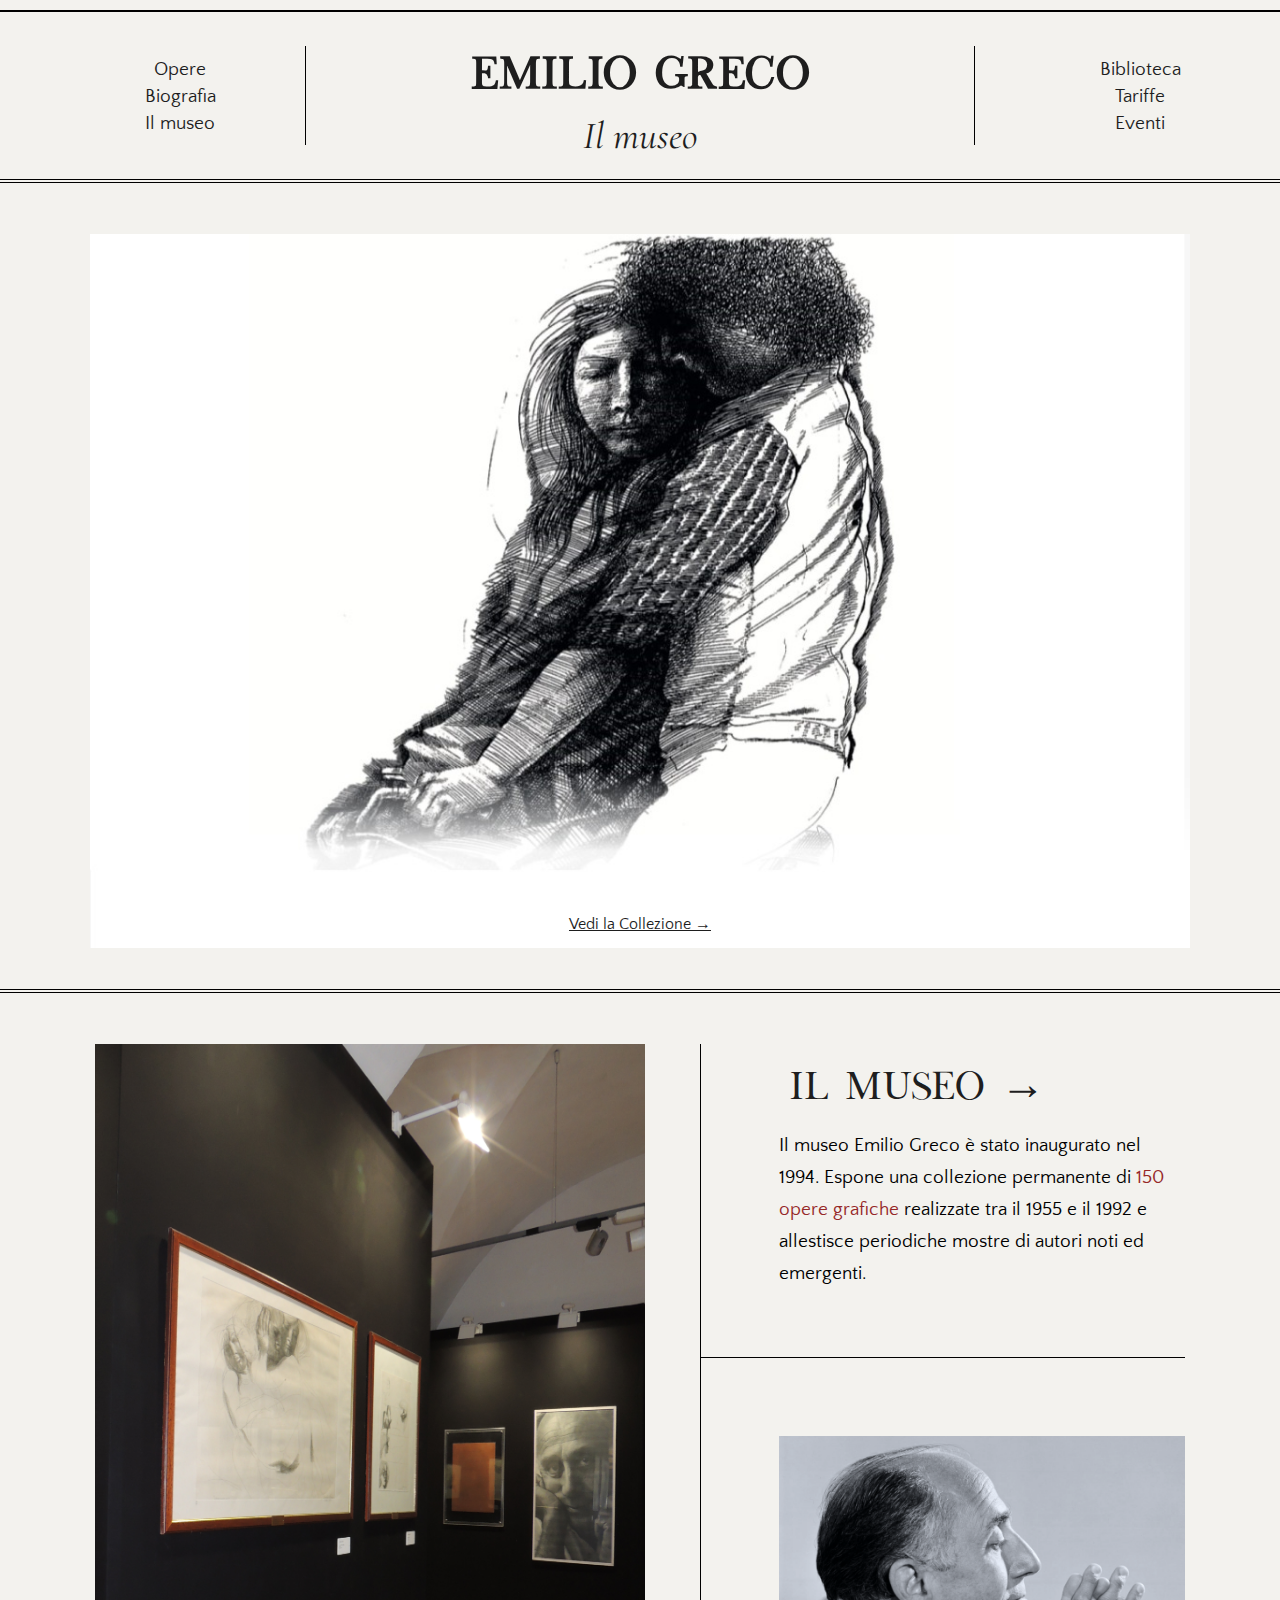
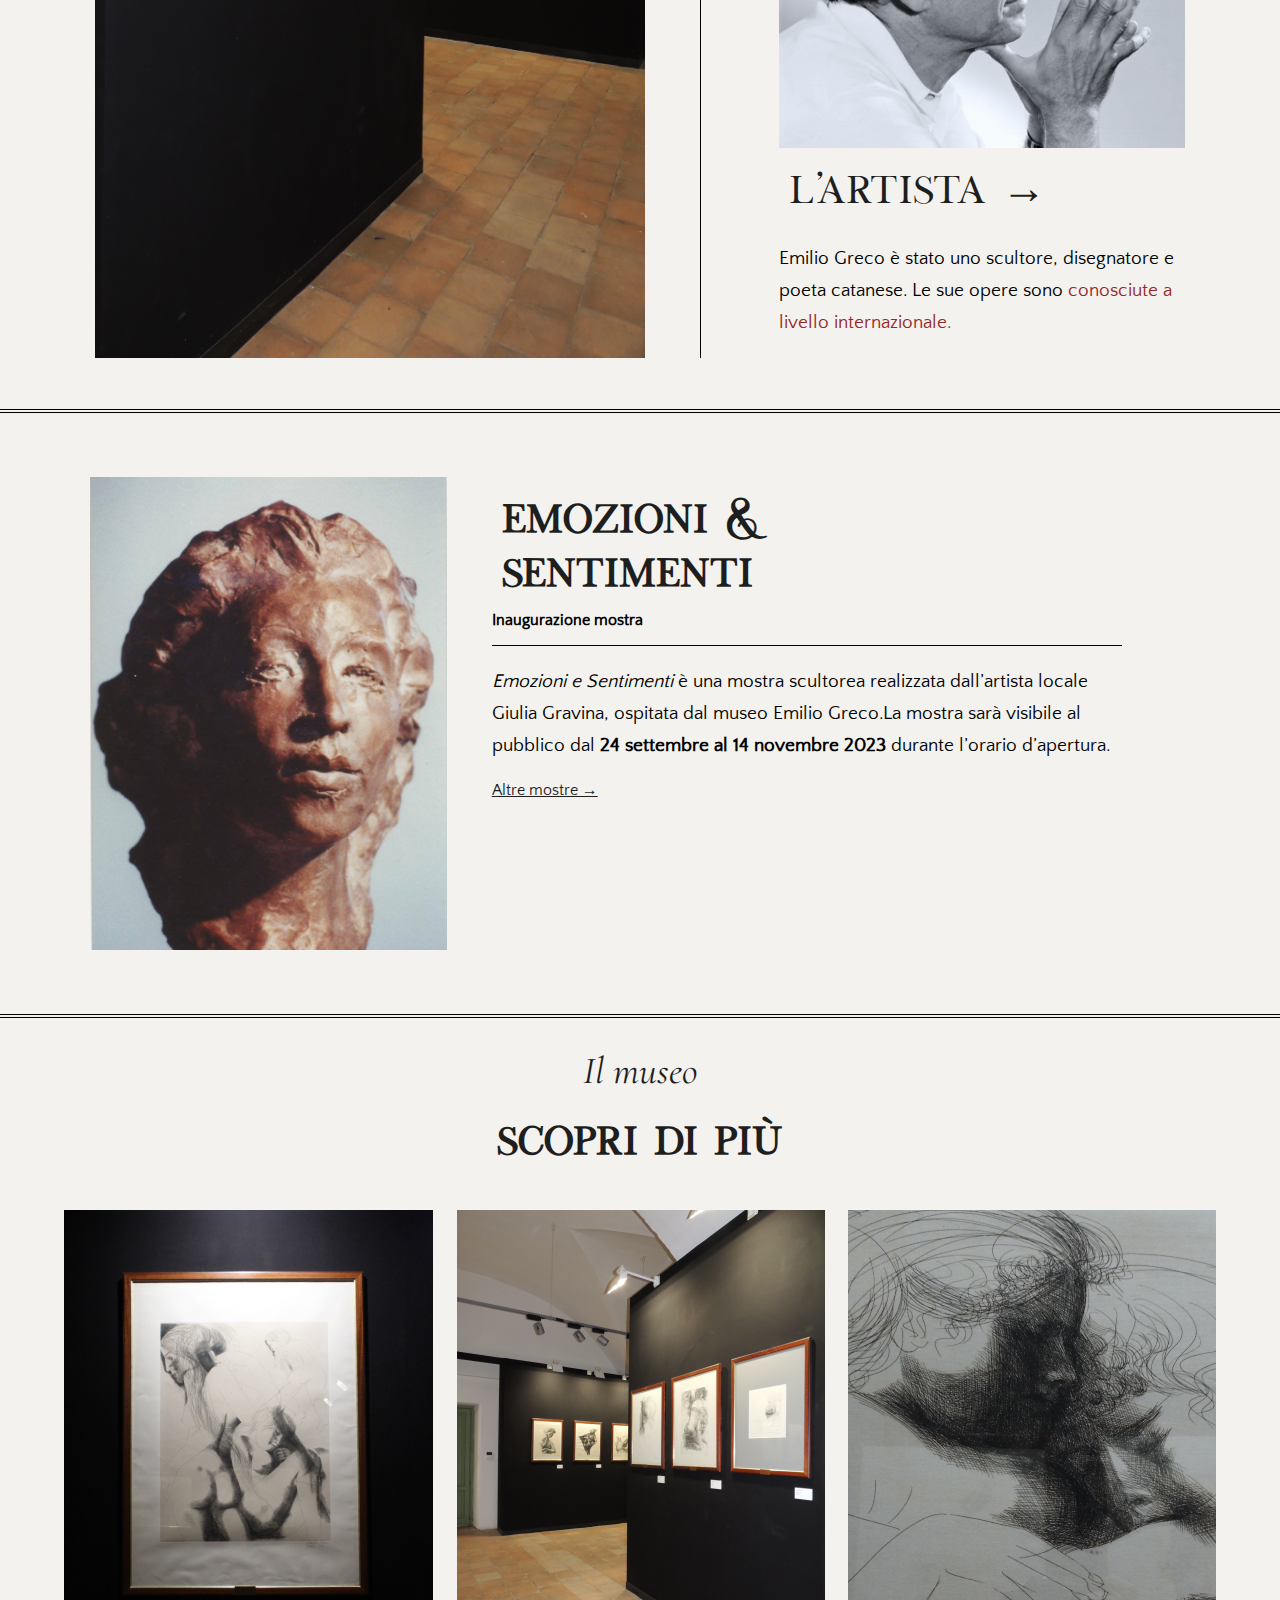
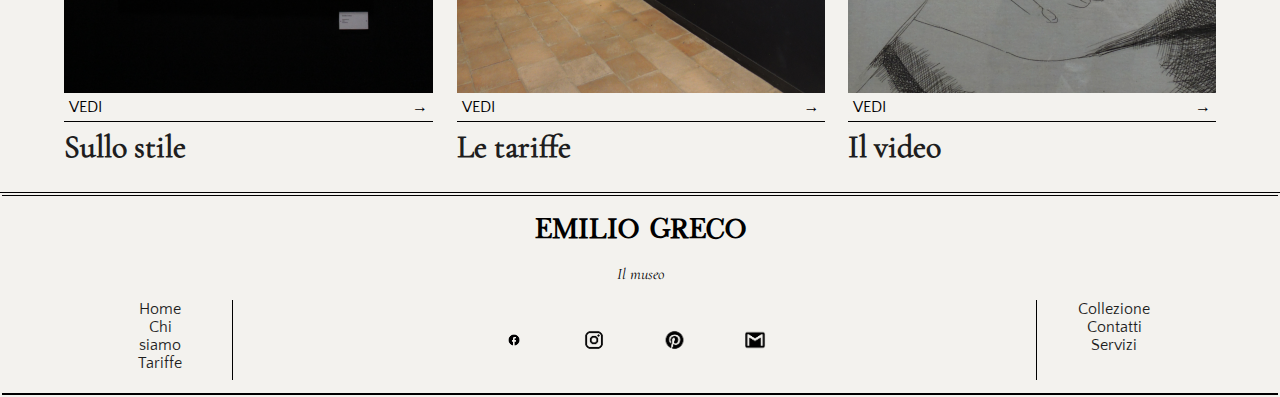
<file: index.html>
<html>
<head>
    <link rel="stylesheet" href="css/Home.css">
    <meta name="viewport" content="width=device-width, initial-scale=1" />
</head>

<body>
    <input class="checkbox" type="checkbox" name="id">
    <div class="hamburger-lines">
        <span class="line line1"></span>
        <span class="line line2"></span>
        <span class="line line3"></span>
    </div>
    <nav>
        <ul class="vertical sx" id="menu">
            <li><a href="Collezioni.html">Opere</a></li>
            <li><a href="Biografia.html">Biografia</a></li>
            <li class="noMarginBottom"><a href="il-museo.html">Il museo</a></li>
        </ul>
        <div>
            <h1 id="titolo" class="header">EMILIO GRECO</h1>
            <div class="sottotitolo"><a href="index.html">Il museo</a></div>
        </div>
        <ul class="vertical dx" id="menu">
            <li><a href="Biblioteca.html">Biblioteca</a></li> 
            <li><a href="tariffe.html">Tariffe</a></li>
            <li class="noMarginBottom"><a href="eventi.html">Eventi</a></li>
            <li class="hidden"><a href="Collezioni.html">Opere</a></li>
            <li class="hidden"><a href="Biografia.html">Biografia</a></li>
            <li class="hidden"><a href="il-museo.html">Il museo</a></li>
        </ul>
    </nav>

    <section class="hero">
        
            <img src="img/hero.jpeg" alt="Hero image">
            <a href="Collezioni.html"> Vedi la Collezione  →</a>
        
    </section>

    <section class="centro">
        <img src="img/museo.png" alt="" id="museo">
        <div class="emilio">
            <div class="ilMuseo">
                <div class="link">
                    <a href="il-museo.html"> IL MUSEO →</a>
                </div>
                <p class="paragrafi">Il museo Emilio Greco è stato inaugurato nel 1994. Espone una collezione permanente di <em>150 opere grafiche</em> realizzate tra il 1955 e il 1992 e allestisce periodiche mostre di autori noti ed emergenti. </p>
            </div>
            <div class="artista">
                <img src="img/emilio.png" alt="" id="emilio">
                <div class="link">
                    <a href="Biografia.html"> L'ARTISTA →</a>
                </div>
                <p class="paragrafi">Emilio Greco è stato uno scultore, disegnatore e poeta catanese. Le sue opere sono <em>conosciute a livello internazionale.</em></p>
            </div>
        </div>
    </section>
    <section class="mostra">
        <img src="img/statua.png" alt="immagine">
        <div class="padre">
            <div class="figlioMaggiore">
            <h1 class="link">
                EMOZIONI & <br>SENTIMENTI
            </h1>
            <p id="sottotitoletto"><strong>Inaugurazione mostra</strong></p>
            </div>
            <div class="figlioMinore"> 
                <p class="paragrafi"> <em> Emozioni e Sentimenti</em> è una mostra scultorea realizzata dall’artista locale Giulia Gravina, ospitata dal museo Emilio Greco.La mostra sarà visibile al pubblico dal <strong>24 settembre al 14 novembre 2023</strong> durante l’orario d’apertura.</p>
                <a href="eventi.html">Altre mostre →</a>
                </div>
        </div>
    </section>
    <section class="finale">
        <div class="titolazione">
            <p class="sottotitolo">
             Il museo
            </p>
            <h1 class="link">
             SCOPRI DI PIÙ
            </h1>
        </div>
        <div class="flex1">
            <div>
                <img src="img/collezione.png" alt="" class="dimensione">
                <div class="vedi">
                    <p>VEDI</p>
                     <p>→</p>
                </div>
                <div class="stile"><a href="le-litografie.html">Sullo stile</a></div>
            </div>
            <div>
                <img src="img/tariffe.png" alt=""class="dimensione">
                <div class="vedi">
                    <p>VEDI</p>
                     <p>→</p>
                </div>
                <div class="stile"><a href="tariffe.html">Le tariffe</a></div>
            </div>
            <div>
                <img src="img/video.png" alt=""class="dimensione">
                <div class="vedi">
                    <p>VEDI</p>
                     <p>→</p>
                </div>
                <div class="stile"><a href="video.html">Il video</a></div>
            </div>
        </div>
    </section>
    <footer>
        <div class="centrato">
            <h1>EMILIO GRECO</h1>
            <p>Il museo</p>
        </div>
        <div class="flex">
            <div class=colonnasx>
                <a href="index.html">Home</a>
                <a href="aboutUs.html">Chi siamo</a>
                <a href="tariffe.html">Tariffe</a>   
            </div>
            <div class="social">
                <img src="img/facebook.png" alt="f" class="png">
                <img src="img/instagram.png" alt="ig"class="png">
                <img src="img/pinterest.png" alt="P"class="png">
                <img src="img/gmail.png" alt="Gm"class="png">
            </div>
            <div class=colonnadx>
                <a href="Collezioni.html">Collezione</a> 
                <a href="#">Contatti</a>
                <a href="il-museo.html">Servizi</a>
            </div>
        </div>
    </footer>
</body>

</html>
</file>
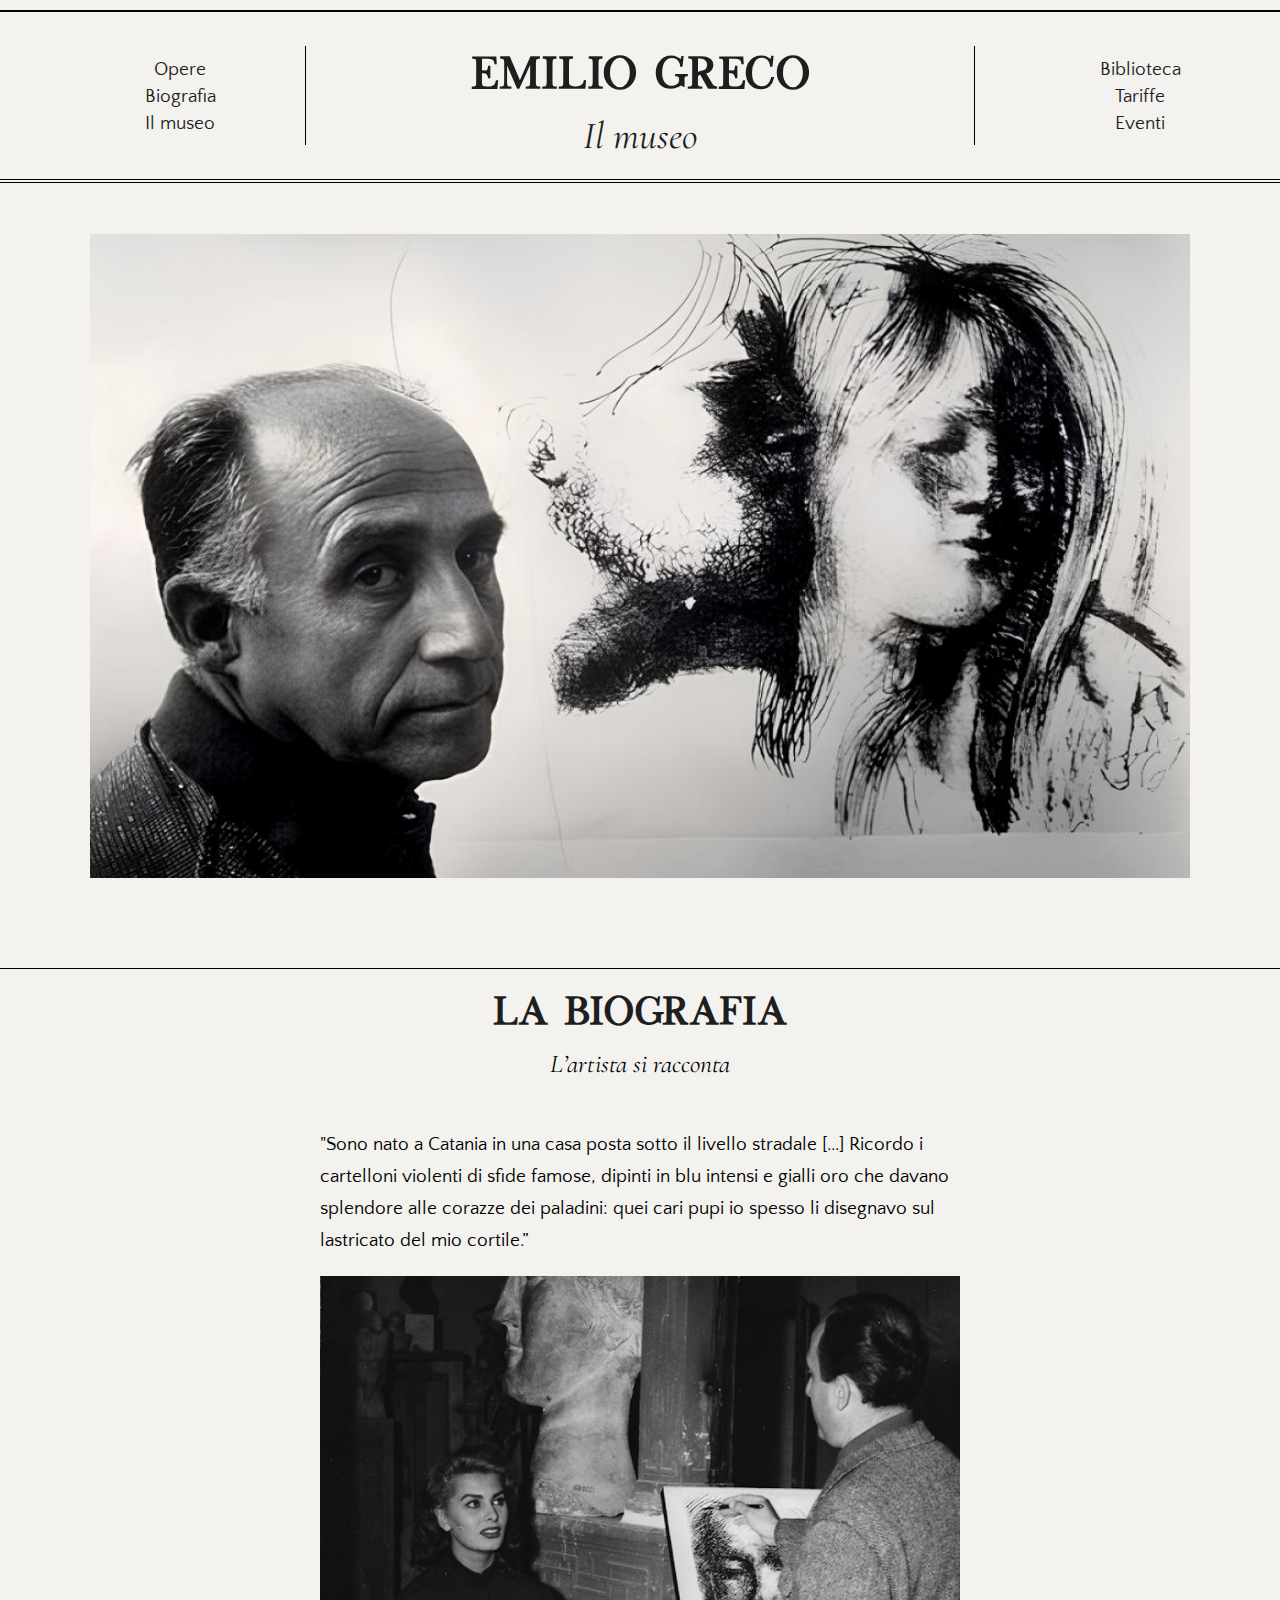
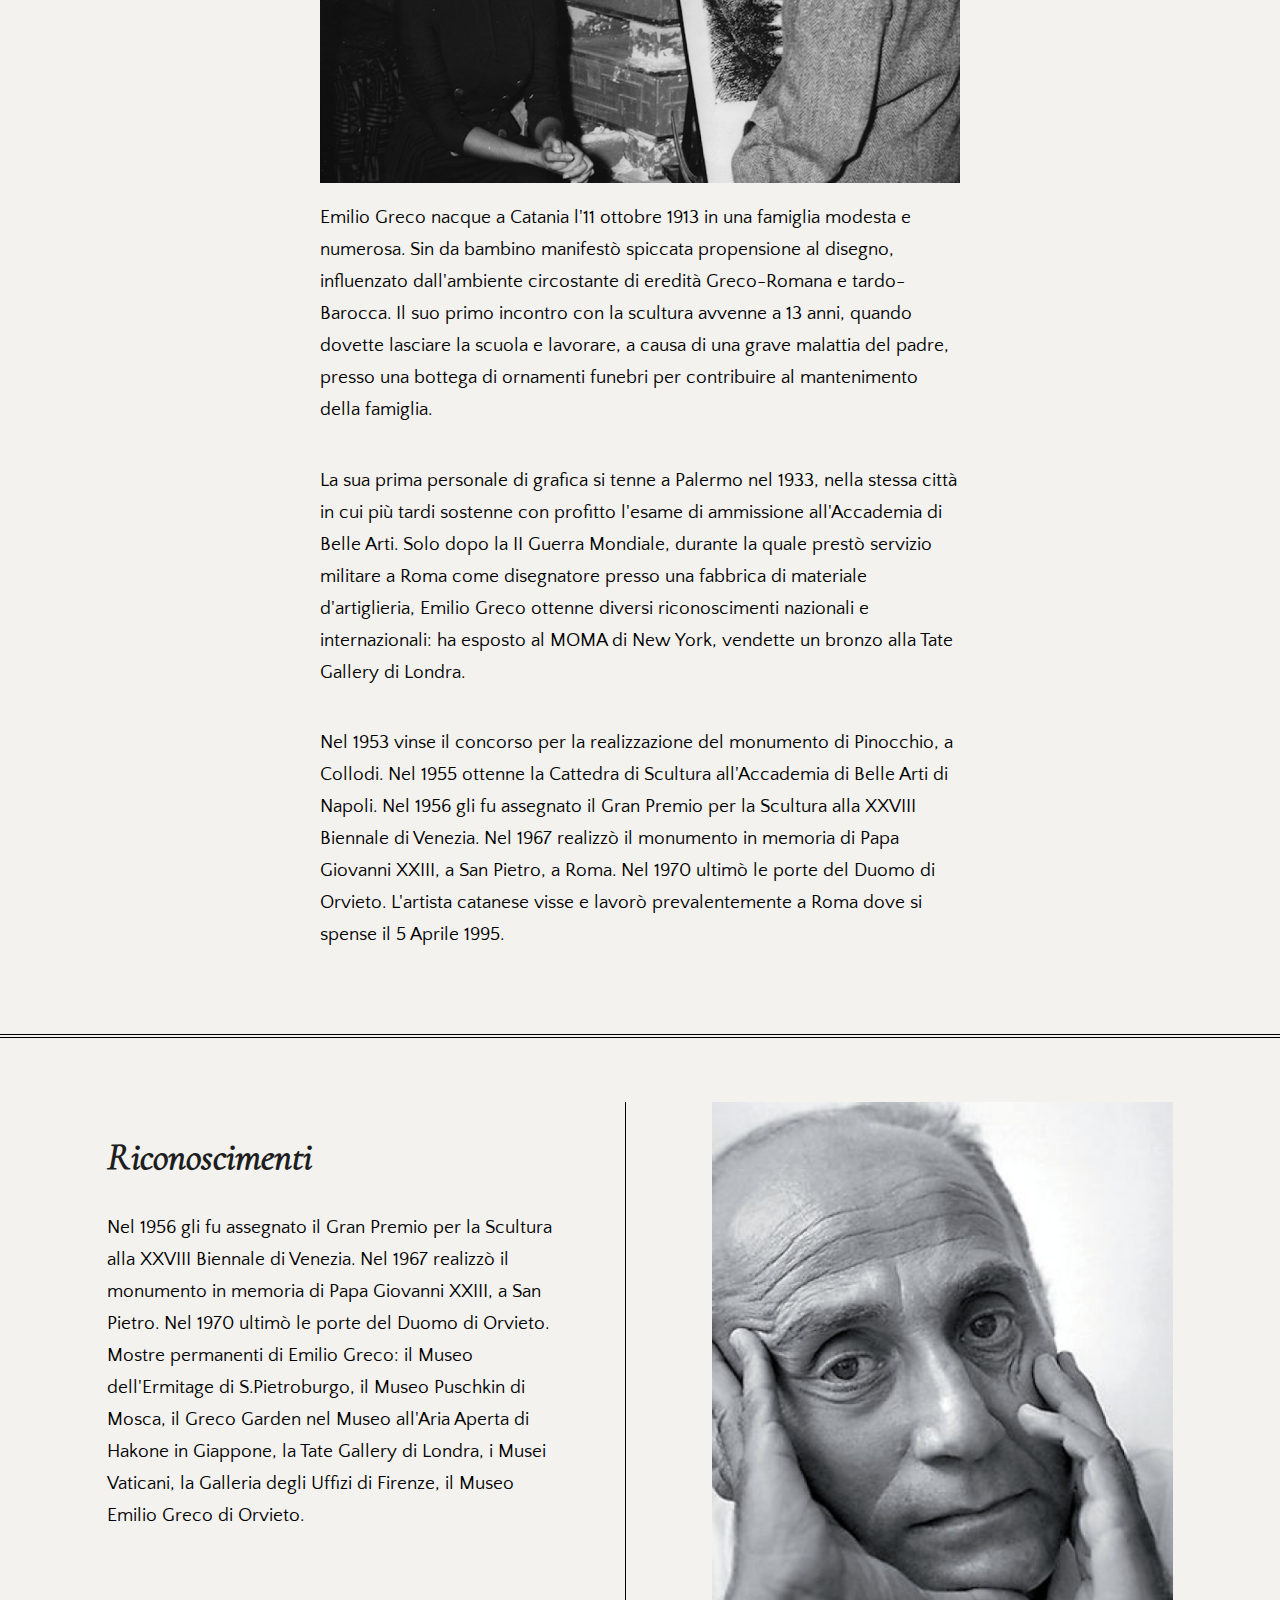
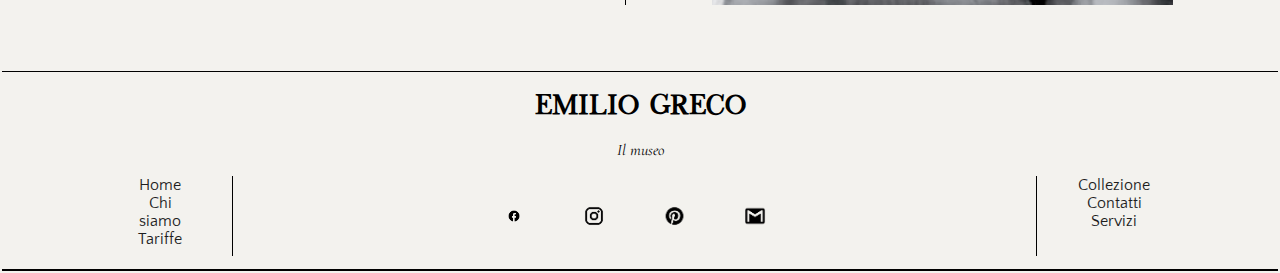
<file: Biografia.html>
<!DOCTYPE html>
<html lang="en">
<head>
    <meta charset="UTF-8">
    <meta name="viewport" content="width=device-width, initial-scale=1.0">
    <title>Biografia</title>
    <link rel="stylesheet" href="css/Home.css">
    <link rel="stylesheet" href="css/HamburgerCss.css">

</head>
<body>
    <nav>
        <input class="checkbox" type="checkbox" name="id">
        <div class="hamburger-lines">
            <span class="line line1"></span>
            <span class="line line2"></span>
            <span class="line line3"></span>
        </div>
        <ul class="vertical sx" id="menu">
            <li><a href="Collezioni.html">Opere</a></li>
            <li><a href="Biografia.html">Biografia</a></li>
            <li class="noMarginBottom"><a href="il-museo.html">Il museo</a></li>
        </ul>
        <div>
            <h1 id="titolo" class="header">EMILIO GRECO</h1>
            <div class="sottotitolo"><a href="index.html">Il museo</a></div>
        </div>
        <ul class="vertical dx" id="menu">
            <li><a href="Biblioteca.html">Biblioteca</a></li> 
            <li><a href="tariffe.html">Tariffe</a></li>
            <li class="noMarginBottom"><a href="eventi.html">Eventi</a></li>
            <li class="hidden"><a href="Collezioni.html">Opere</a></li>
            <li class="hidden"><a href="Biografia.html">Biografia</a></li>
            <li class="hidden"><a href="il-museo.html">Il museo</a></li>
        </ul>
    </nav>
 <section class="hero">
    <img src="img/biografia.png" alt="">
 </section>
 <section class="borderbottom">
    <div class="titolazione">
        <h1 class="link">LA BIOGRAFIA</h1>
        <p class="fontsize">L’artista si racconta</p>
    </div>
    <div class="articolo">
        
        <p class="paragrafi">
            "Sono nato a Catania in una casa posta sotto il livello stradale [...]
            Ricordo i cartelloni violenti di sfide famose, dipinti in blu intensi e gialli oro che davano splendore alle corazze dei paladini: quei cari pupi io spesso li disegnavo sul lastricato del mio cortile.”
        </p>
        <img src="img/sofialoren.png" alt="" id="loren">
       
        
            <p class="paragrafi">Emilio Greco nacque a Catania l'11 ottobre 1913 in una famiglia modesta e numerosa. Sin da bambino manifestò spiccata propensione al disegno, influenzato dall'ambiente circostante di eredità Greco-Romana e tardo-Barocca. Il suo primo incontro con la scultura avvenne a 13 anni, quando dovette lasciare la scuola e lavorare, a causa di una grave malattia del padre, presso una bottega di ornamenti funebri per contribuire al mantenimento della famiglia.</p>
            <p class="paragrafi">La sua prima personale di grafica si tenne a Palermo nel 1933, nella stessa città in cui più tardi sostenne con profitto l'esame di ammissione all'Accademia di Belle Arti. Solo dopo la II Guerra Mondiale, durante la quale prestò servizio militare a Roma come disegnatore presso una fabbrica di materiale d'artiglieria, Emilio Greco ottenne diversi riconoscimenti nazionali e internazionali: ha esposto al MOMA di New York, vendette un bronzo alla Tate Gallery di Londra.</p>
            <p class="paragrafi">Nel 1953 vinse il concorso per la realizzazione del monumento di Pinocchio, a Collodi. Nel 1955 ottenne la Cattedra di Scultura all'Accademia di Belle Arti di Napoli. Nel 1956 gli fu assegnato il Gran Premio per la Scultura alla XXVIII Biennale di Venezia. Nel 1967 realizzò il monumento in memoria di Papa Giovanni XXIII, a San Pietro, a Roma. Nel 1970 ultimò le porte del Duomo di Orvieto. L'artista catanese visse e lavorò prevalentemente a Roma dove si spense il 5 Aprile 1995.</p>
        
    </div>
 </section>
 <section class="riconoscimenti">
    <div class="riconoscimenti2">
     <h2 class="sottotitolo">Riconoscimenti</h2>
     <p class="paragrafi">Nel 1956 gli fu assegnato il Gran Premio per la Scultura alla XXVIII Biennale di Venezia. Nel 1967 realizzò il monumento in memoria di Papa Giovanni XXIII, a San Pietro. Nel 1970 ultimò le porte del Duomo di Orvieto. Mostre permanenti di Emilio Greco: il Museo dell'Ermitage di S.Pietroburgo, il Museo Puschkin di Mosca, il Greco Garden nel Museo all'Aria Aperta di Hakone in Giappone, la Tate Gallery di Londra, i Musei Vaticani, la Galleria degli Uffizi di Firenze, il Museo Emilio Greco di Orvieto.</p>
    </div>
    <img src="img/biografia2.png" alt="" id="ritratto">
 </section>
 <footer>
    <div class="centrato">
        <h1>EMILIO GRECO</h1>
        <p>Il museo</p>
    </div>
    <div class="flex">
        <div class=colonnasx>
            <a href="index.html">Home</a>
            <a href="aboutUs.html">Chi siamo</a>
            <a href="tariffe.html">Tariffe</a>   
        </div>
        <div class="social">
            <img src="img/facebook.png" alt="f" class="png">
            <img src="img/instagram.png" alt="ig"class="png">
            <img src="img/pinterest.png" alt="P"class="png">
            <img src="img/gmail.png" alt="Gm"class="png">
        </div>
        <div class=colonnadx>
            <a href="Collezioni.html">Collezione</a> 
            <a href="#">Contatti</a>
            <a href="il-museo.html">Servizi</a>
        </div>
    </div>
</footer>
</body>
</html>
</file>
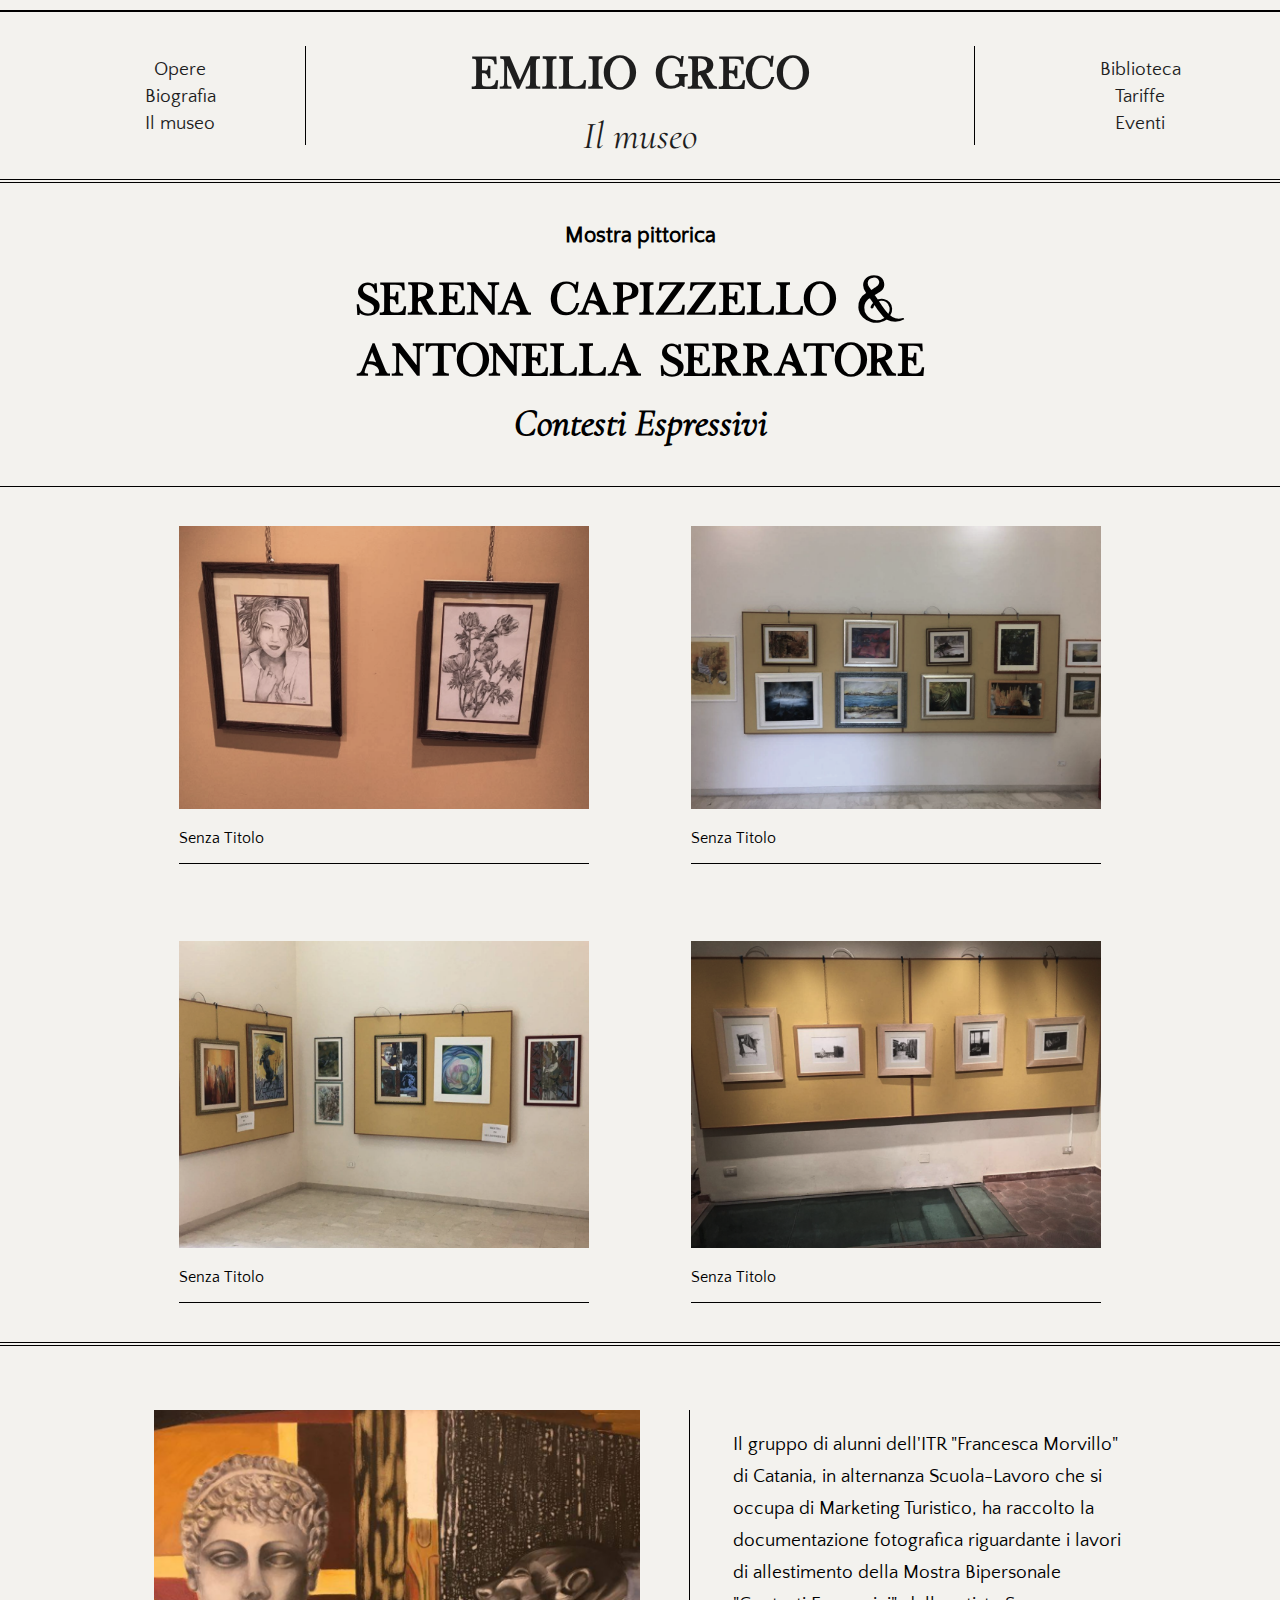
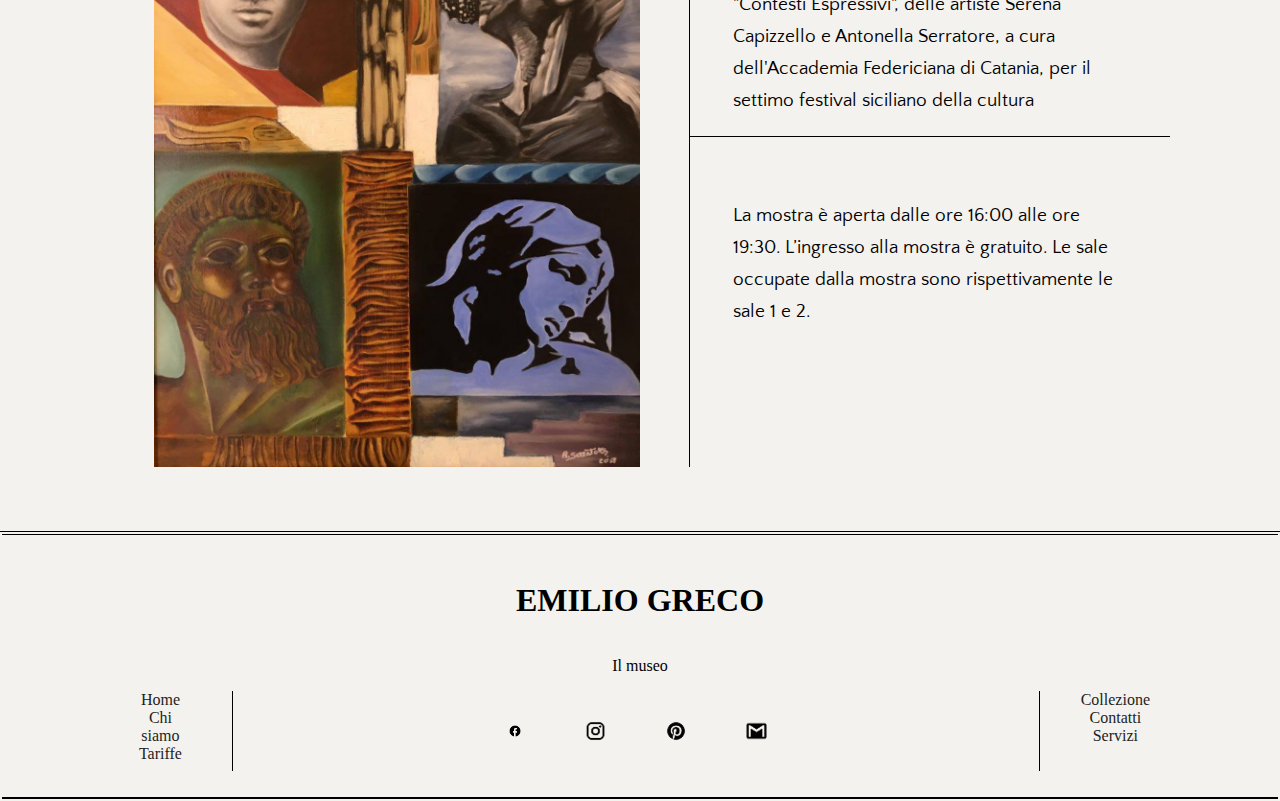
<file: capizzello.html>
<!DOCTYPE html>
<html lang="en">
<head>
    <meta charset="UTF-8">
    <meta name="viewport" content="width=device-width, initial-scale=1.0">
    <title>Serena Capizzello e Antonella Serratore</title>
    <link rel="stylesheet" href="css/mostre.css">
    <link rel="stylesheet" href="css/HamburgerCss.css">

</head>
<body>
    <header>
        <nav>
            <input class="checkbox" type="checkbox" name="id">
            <div class="hamburger-lines">
                <span class="line line1"></span>
                <span class="line line2"></span>
                <span class="line line3"></span>
            </div>
            <ul class="vertical sx" id="menu">
                <li><a href="Collezioni.html">Opere</a></li>
                <li><a href="Biografia.html">Biografia</a></li>
                <li class="noMarginBottom"><a href="il-museo.html">Il museo</a></li>
            </ul>
            <div>
                <h1 id="titolo" class="header">EMILIO GRECO</h1>
                <div class="sottotitolo"><a href="index.html">Il museo</a></div>
            </div>
            <ul class="vertical dx" id="menu">
                <li><a href="Biblioteca.html">Biblioteca</a></li> 
                <li><a href="tariffe.html">Tariffe</a></li>
                <li class="noMarginBottom"><a href="eventi.html">Eventi</a></li>
                <li class="hidden"><a href="Collezioni.html">Opere</a></li>
                <li class="hidden"><a href="Biografia.html">Biografia</a></li>
                <li class="hidden"><a href="il-museo.html">Il museo</a></li>
            </ul>
        </nav>
    </header>
    
<main>
    <section class="titolii">
        <h4>Mostra pittorica</h4>
        <h1>Serena Capizzello & <br> Antonella serratore</h1>
        <h3>Contesti Espressivi</h3>
    </section>

<section  id="linea">
        <div class="nonno">
            <div class="nipote">
                <img src="img/capitore1.png">
                   <p>Senza Titolo</p>
            </div>
        <div class="nipote">
            <img src="img/capitore2.png">
                    <p>Senza Titolo</p>
        </div>
    </div>
    <div class="nonno">
            <div class="nipote">
              <img src="img/capitore3.png">
                   <p>Senza Titolo</p>
            </div>
            <div class="nipote">
                <img src="img/capitore4.png">
                     <p>Senza Titolo</p>
             </div>
    </div>             
</section>

<section>
    <div class="borderbottom">
        <img src="img/capitore5.png" class="statua">
        <div class="displayflex">
            <div class="descrizione">
            <p>Il gruppo di alunni dell'ITR "Francesca Morvillo" di Catania, 
                in alternanza Scuola-Lavoro che si occupa di Marketing Turistico, 
                ha raccolto la documentazione fotografica riguardante i lavori di 
                allestimento della Mostra Bipersonale "Contesti Espressivi", 
                delle artiste Serena Capizzello e Antonella Serratore, a cura 
                dell'Accademia Federiciana di Catania, per il settimo festival 
                siciliano della cultura</p>
            </div>
        <div class="descr2">
            <p>La mostra è aperta dalle ore 16:00 alle ore 19:30.
                L’ingresso alla mostra è gratuito.
                Le sale occupate dalla mostra sono rispettivamente le sale 1 e 2.</p>
        </div>
        </div>
    </div>
</main>
</body>
<footer>
    <div class="centrato">
        <h1>EMILIO GRECO</h1>
        <p>Il museo</p>
    </div>
    <div class="flex">
        <div class=colonnasx>
            <a href="index.html">Home</a>
            <a href="aboutUs.html">Chi siamo</a>
            <a href="tariffe.html">Tariffe</a>   
        </div>
        <div class="social">
            <img src="img/facebook.png" alt="f" class="png">
            <img src="img/instagram.png" alt="ig"class="png">
            <img src="img/pinterest.png" alt="P"class="png">
            <img src="img/gmail.png" alt="Gm"class="png">
        </div>
        <div class=colonnadx>
            <a href="Collezioni.html">Collezione</a> 
            <a href="#">Contatti</a>
            <a href="il-museo.html">Servizi</a>
        </div>
    </div>
</footer>
</html>
</html>
</file>
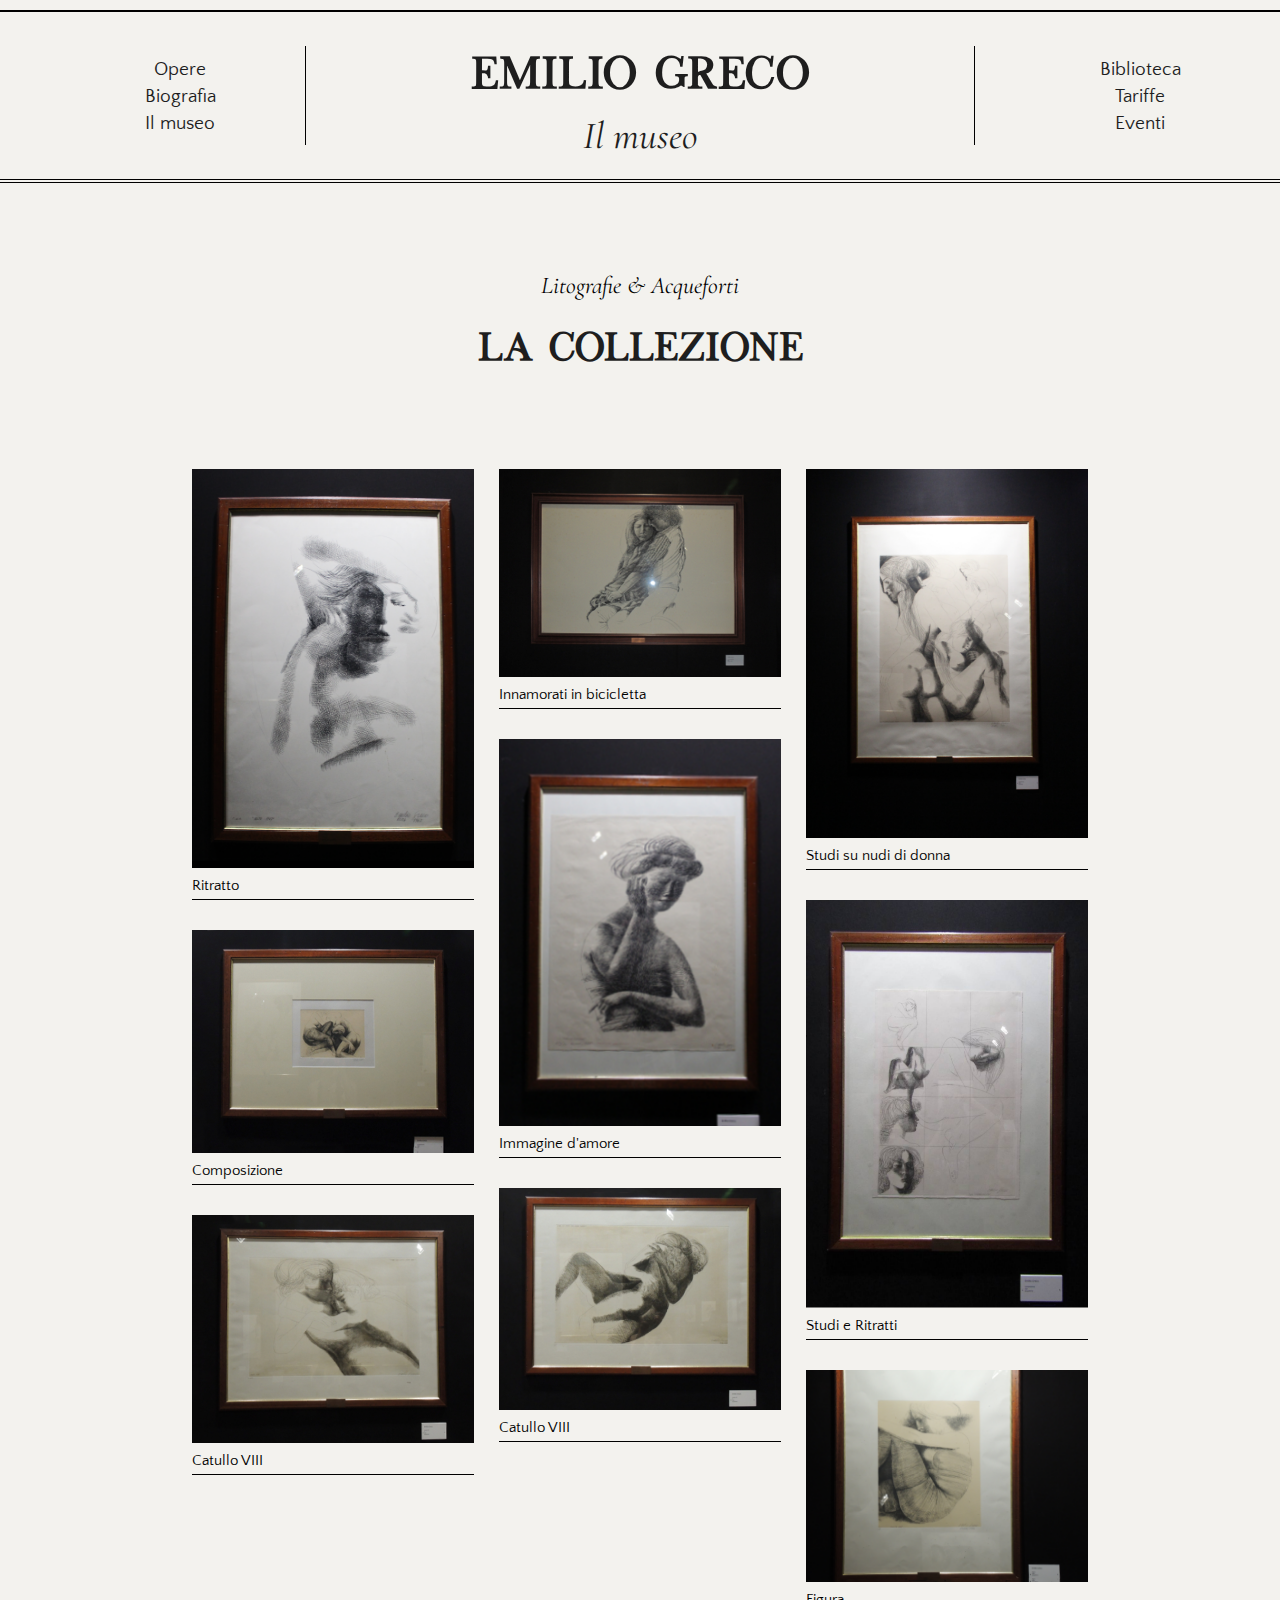
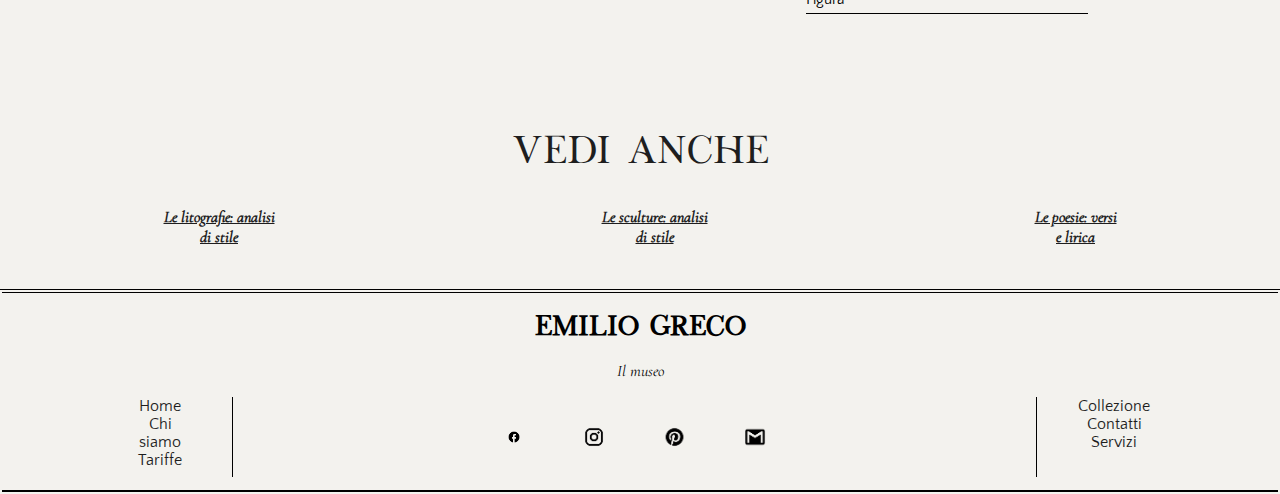
<file: Collezioni.html>
<!DOCTYPE html>
<html lang="en">
<head>
    <meta charset="UTF-8">
    <meta name="viewport" content="width=device-width, initial-scale=1.0">
    <title>Collezioni</title>
    <link rel="stylesheet" href="css/Home.css">
    <link rel="stylesheet" href="css/HamburgerCss.css">

</head>
<body>
    <nav>
        <input class="checkbox" type="checkbox" name="id">
        <div class="hamburger-lines">
            <span class="line line1"></span>
            <span class="line line2"></span>
            <span class="line line3"></span>
        </div>
        <ul class="vertical sx" id="menu">
            <li><a href="Collezioni.html">Opere</a></li>
            <li><a href="Biografia.html">Biografia</a></li>
            <li class="noMarginBottom"><a href="il-museo.html">Il museo</a></li>
        </ul>
        <div>
            <h1 id="titolo" class="header">EMILIO GRECO</h1>
            <div class="sottotitolo"><a href="index.html">Il museo</a></div>
        </div>
        <ul class="vertical dx" id="menu">
            <li><a href="Biblioteca.html">Biblioteca</a></li> 
            <li><a href="tariffe.html">Tariffe</a></li>
            <li class="noMarginBottom"><a href="eventi.html">Eventi</a></li>
            <li class="hidden"><a href="Collezioni.html">Opere</a></li>
            <li class="hidden"><a href="Biografia.html">Biografia</a></li>
            <li class="hidden"><a href="il-museo.html">Il museo</a></li>
        </ul>
    </nav>
    <section id="collezione">
      <div class="titolo2">
            <p class="litografie">Litografie & Acqueforti</p>
            <h1 class="link">LA COLLEZIONE</h1>
       </div>
     <div class="container">
          <div class="flexColumn">
             <div class="immagini" >
                  <img src="img/ritratto.png" alt="">
                   <p class="nomi">Ritratto</p>
             </div>
              <div class="immagini">
                <img src="img/composizione.png" alt="">
                <p class="nomi">Composizione</p>
              </div>
              <div class="immagini">
                <img src="img/Catullo VIII.png" alt="">
                <p class="nomi">Catullo VIII</p>
              </div>
          </div>
          <div class="flexColumn">
             <div class="immagini">
                 <img src="img/innamorati in bicicletta.png" alt="">
                  <p class="nomi">Innamorati in bicicletta</p>
             </div>
             <div class="immagini">
                 <img src="img/immagined'amore.png" alt="">
                 <p class="nomi">Immagine d'amore</p>
             </div>
             <div class="immagini">
                  <img src="img/CatulloVII.png"alt="">
                  <p class="nomi">Catullo VIII</p>
             </div>
         </div>
         <div class="flexColumn">
                <div class="immagini">
                <img src="img/collezione.png" alt="">
                 <p class="nomi">Studi su nudi di donna</p>
                </div>
                <div class="immagini">
                <img src="img/rittrattiestudi.png" alt="">
                <p class="nomi">Studi e Ritratti</p>
                </div>
               <div class="immagini">
                 <img src="img/figura.png" alt="">
                 <p class="nomi">Figura</p>
               </div>
          </div>        
              
      </div>

       
   </section>
   <section>
    <div class="titolo2" >
    <p class="link">VEDI ANCHE</p>
   </div>
    <div class="spacearound">
        <a href="le-litografie.html">Le litografie: analisi <br>
            di stile</a>
            <a href="le-sculture.html">Le sculture: analisi<br>
                di stile</p></a>
                <a href="poesie.html">Le poesie: versi<br>
                    e lirica</a>
    </div>
   </section>
   <footer>
    <div class="centrato">
        <h1>EMILIO GRECO</h1>
        <p>Il museo</p>
    </div>
    <div class="flex">
        <div class=colonnasx>
            <a href="index.html">Home</a>
            <a href="aboutUs.html">Chi siamo</a>
            <a href="tariffe.html">Tariffe</a>   
        </div>
        <div class="social">
            <img src="img/facebook.png" alt="f" class="png">
            <img src="img/instagram.png" alt="ig"class="png">
            <img src="img/pinterest.png" alt="P"class="png">
            <img src="img/gmail.png" alt="Gm"class="png">
        </div>
        <div class=colonnadx>
            <a href="Collezioni.html">Collezione</a> 
            <a href="#">Contatti</a>
            <a href="il-museo.html">Servizi</a>
        </div>
    </div>
</footer>
</body>
</html>
</file>
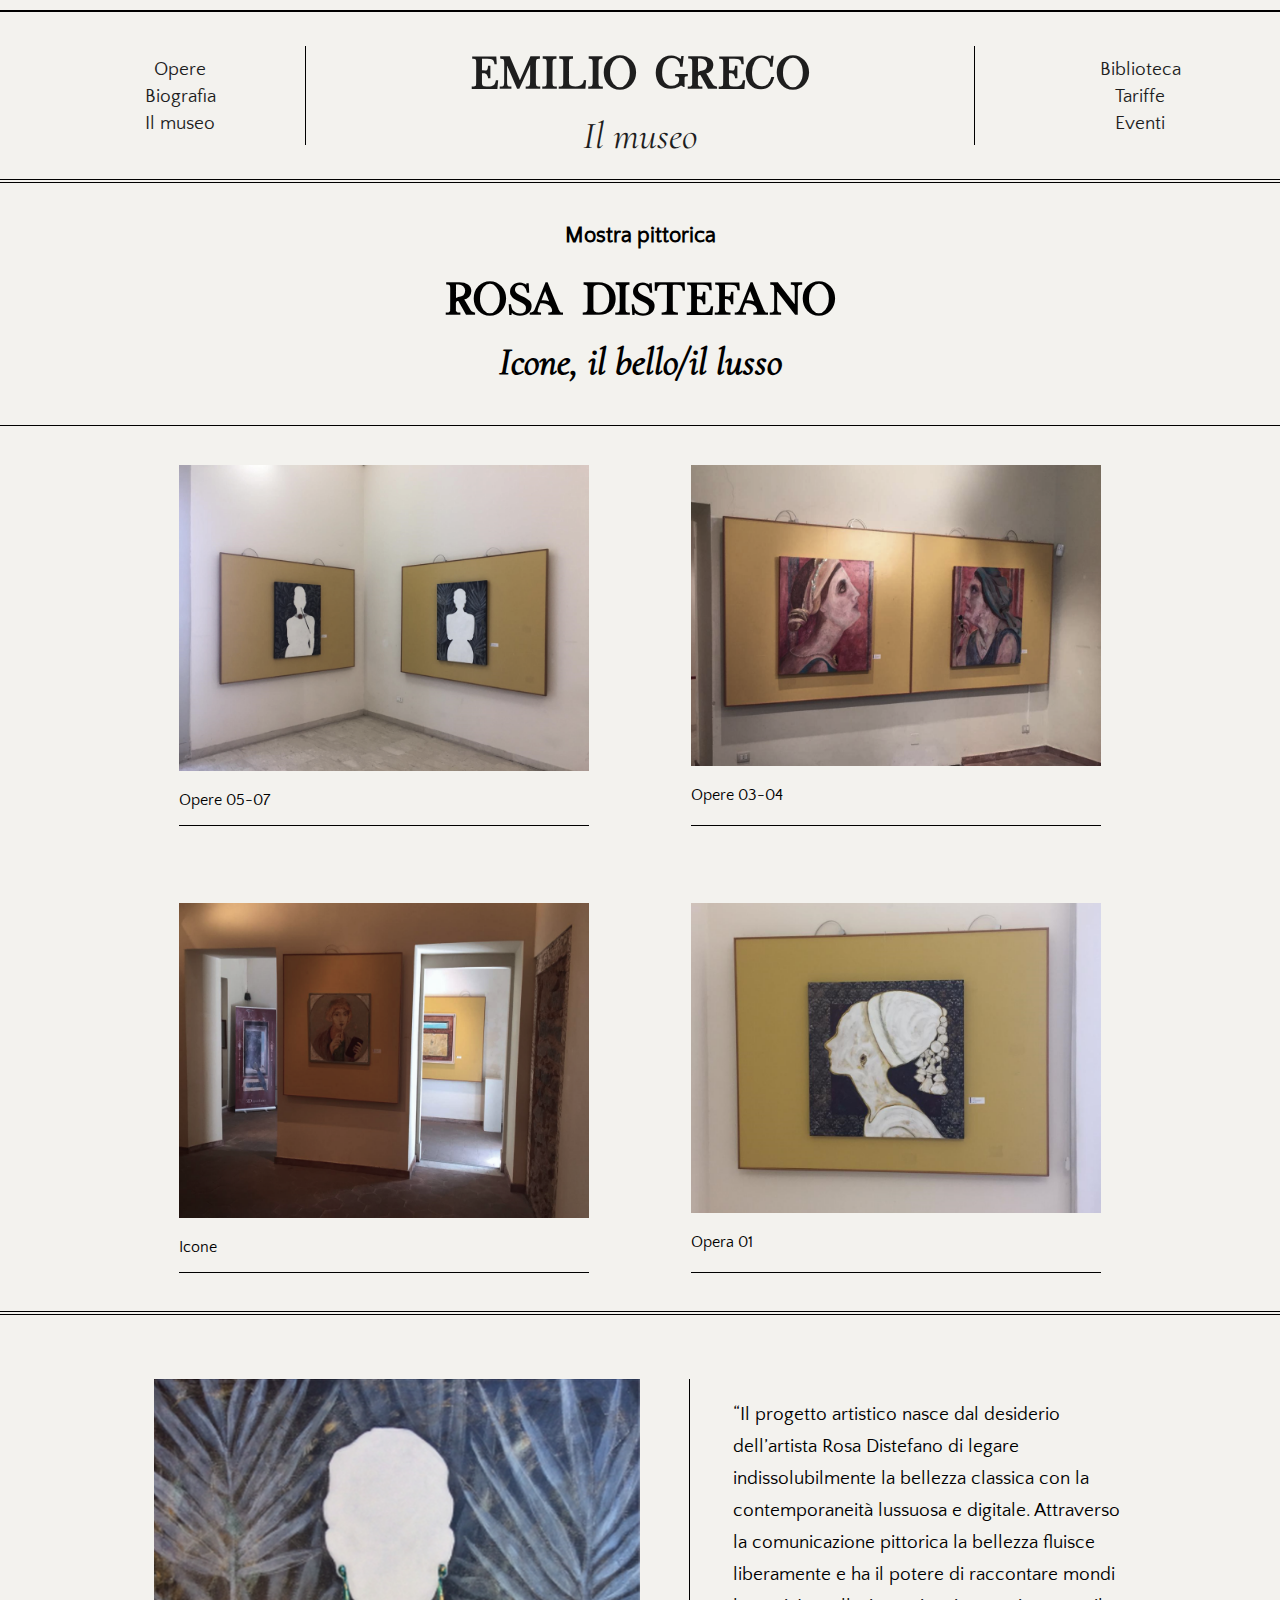
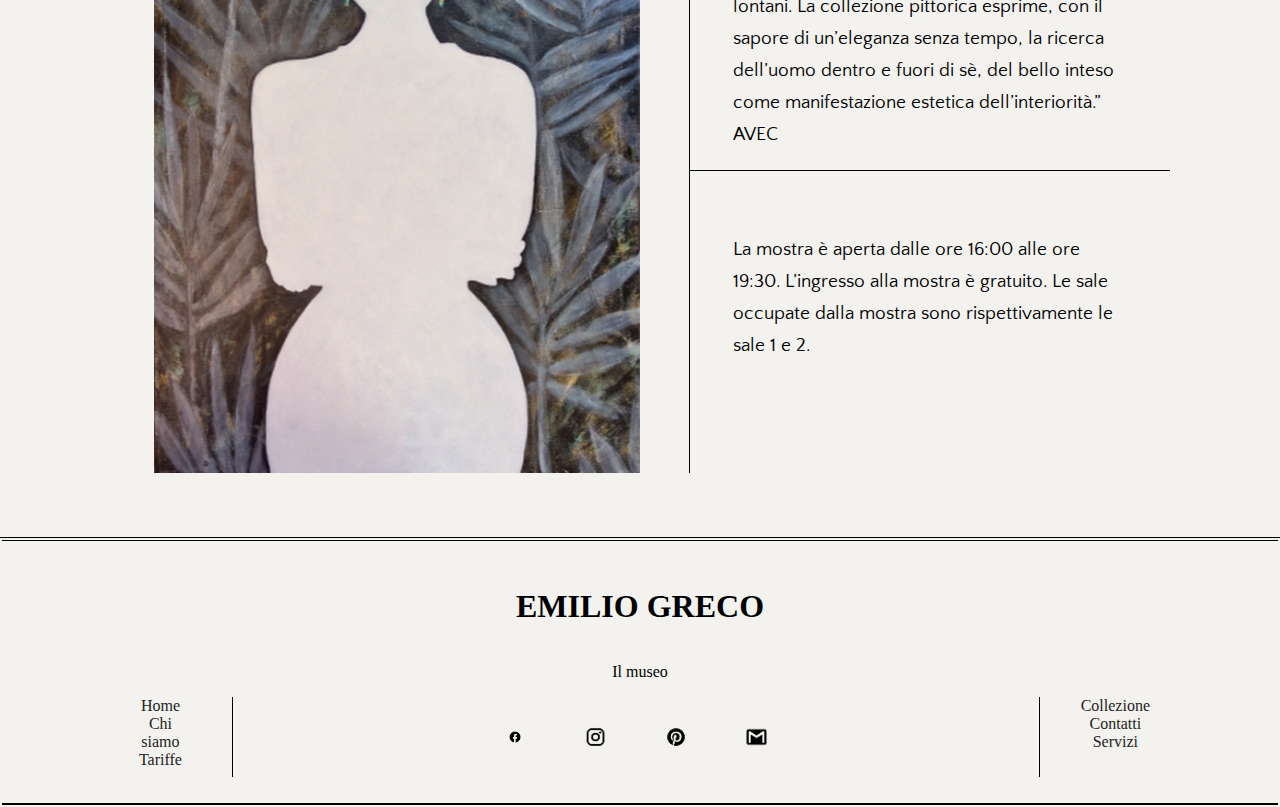
<file: distefano.html>
<!DOCTYPE html>
<html lang="en">
<head>
    <meta charset="UTF-8">
    <meta name="viewport" content="width=device-width, initial-scale=1.0">
    <title>Rosa Distefano</title>
    <link rel="stylesheet" href="css/mostre.css">
    <link rel="stylesheet" href="css/HamburgerCss.css">

</head>
<body>
    <header>
        <nav>
            <input class="checkbox" type="checkbox" name="id">
            <div class="hamburger-lines">
                <span class="line line1"></span>
                <span class="line line2"></span>
                <span class="line line3"></span>
            </div>
            <ul class="vertical sx" id="menu">
                <li><a href="Collezioni.html">Opere</a></li>
                <li><a href="Biografia.html">Biografia</a></li>
                <li class="noMarginBottom"><a href="il-museo.html">Il museo</a></li>
            </ul>
            <div>
                <h1 id="titolo" class="header">EMILIO GRECO</h1>
                <div class="sottotitolo"><a href="index.html">Il museo</a></div>
            </div>
            <ul class="vertical dx" id="menu">
                <li><a href="Biblioteca.html">Biblioteca</a></li> 
                <li><a href="tariffe.html">Tariffe</a></li>
                <li class="noMarginBottom"><a href="eventi.html">Eventi</a></li>
                <li class="hidden"><a href="Collezioni.html">Opere</a></li>
                <li class="hidden"><a href="Biografia.html">Biografia</a></li>
                <li class="hidden"><a href="il-museo.html">Il museo</a></li>
            </ul>
        </nav>
    </header>
    
<main>
    <section class="titolii">
        <h4>Mostra pittorica</h4>
        <h1>Rosa Distefano</h1>
        <h3>Icone, il bello/il lusso</h3>
    </section>

<section id="linea">
        <div class="nonno">
            <div class="nipote">
             <img src="img/distefano1.png">
                   <p>Opere 05-07</p>
            </div>
            <div class="nipote">
             <img src="img/distefano2.png">
                    <p>Opere 03-04</p>
            </div>
        </div>
        <div class="nonno">
            <div class="nipote">
              <img src="img/distefano3.png">
                   <p>Icone</p>
            </div>
            <div class="nipote">
                <img src="img/distefano4.png">
                     <p>Opera 01</p>
            </div>
        </div>             
</section>

<section>
    <div class="borderbottom">
        <img src="img/distefano5.png" class="statua">
        <div class="displayflex">
            <div class="descrizione">
                <p>“Il progetto artistico nasce dal desiderio dell’artista Rosa Distefano di legare 
                indissolubilmente la bellezza classica con la contemporaneità lussuosa e digitale. 
                Attraverso la comunicazione pittorica la bellezza fluisce liberamente e ha il 
                potere di raccontare mondi lontani.
                La collezione pittorica esprime, con il sapore di un’eleganza senza tempo, 
                la ricerca dell’uomo dentro e fuori di sè, del bello inteso come 
                manifestazione estetica dell’interiorità.”
                AVEC</p>
            </div>
            <div class="descr2">
            <p>La mostra è aperta dalle ore 16:00 alle ore 19:30.
                L’ingresso alla mostra è gratuito.
                Le sale occupate dalla mostra sono rispettivamente le sale 1 e 2.</p>
            </div>
        </div>
    </div>
</section>
</main>
</body>

<footer>
    <div class="centrato">
        <h1>EMILIO GRECO</h1>
        <p>Il museo</p>
    </div>
    <div class="flex">
        <div class=colonnasx>
            <a href="index.html">Home</a>
            <a href="aboutUs.html">Chi siamo</a>
            <a href="tariffe.html">Tariffe</a>   
        </div>
        <div class="social">
            <img src="img/facebook.png" alt="f" class="png">
            <img src="img/instagram.png" alt="ig"class="png">
            <img src="img/pinterest.png" alt="P"class="png">
            <img src="img/gmail.png" alt="Gm"class="png">
        </div>
        <div class=colonnadx>
            <a href="Collezioni.html">Collezione</a> 
            <a href="#">Contatti</a>
            <a href="il-museo.html">Servizi</a>
        </div>
    </div>
</footer>
</html>
</file>
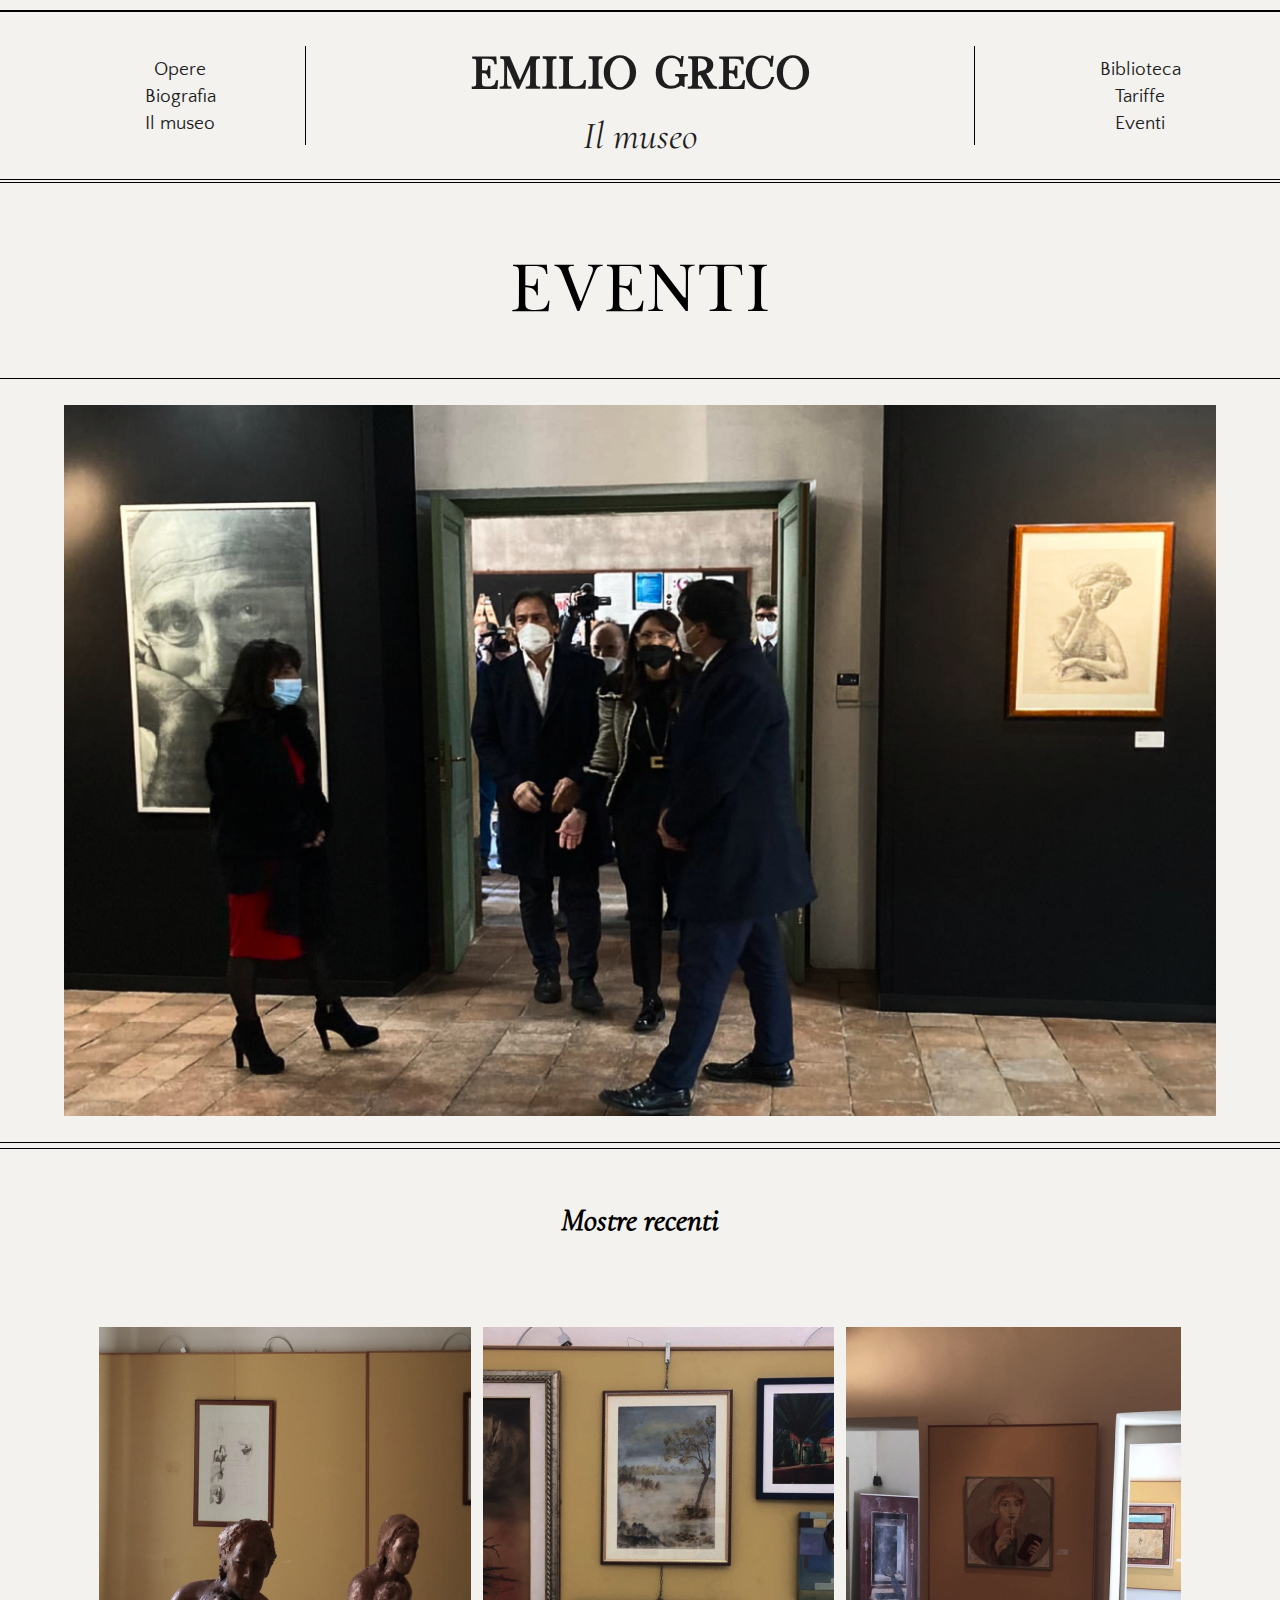
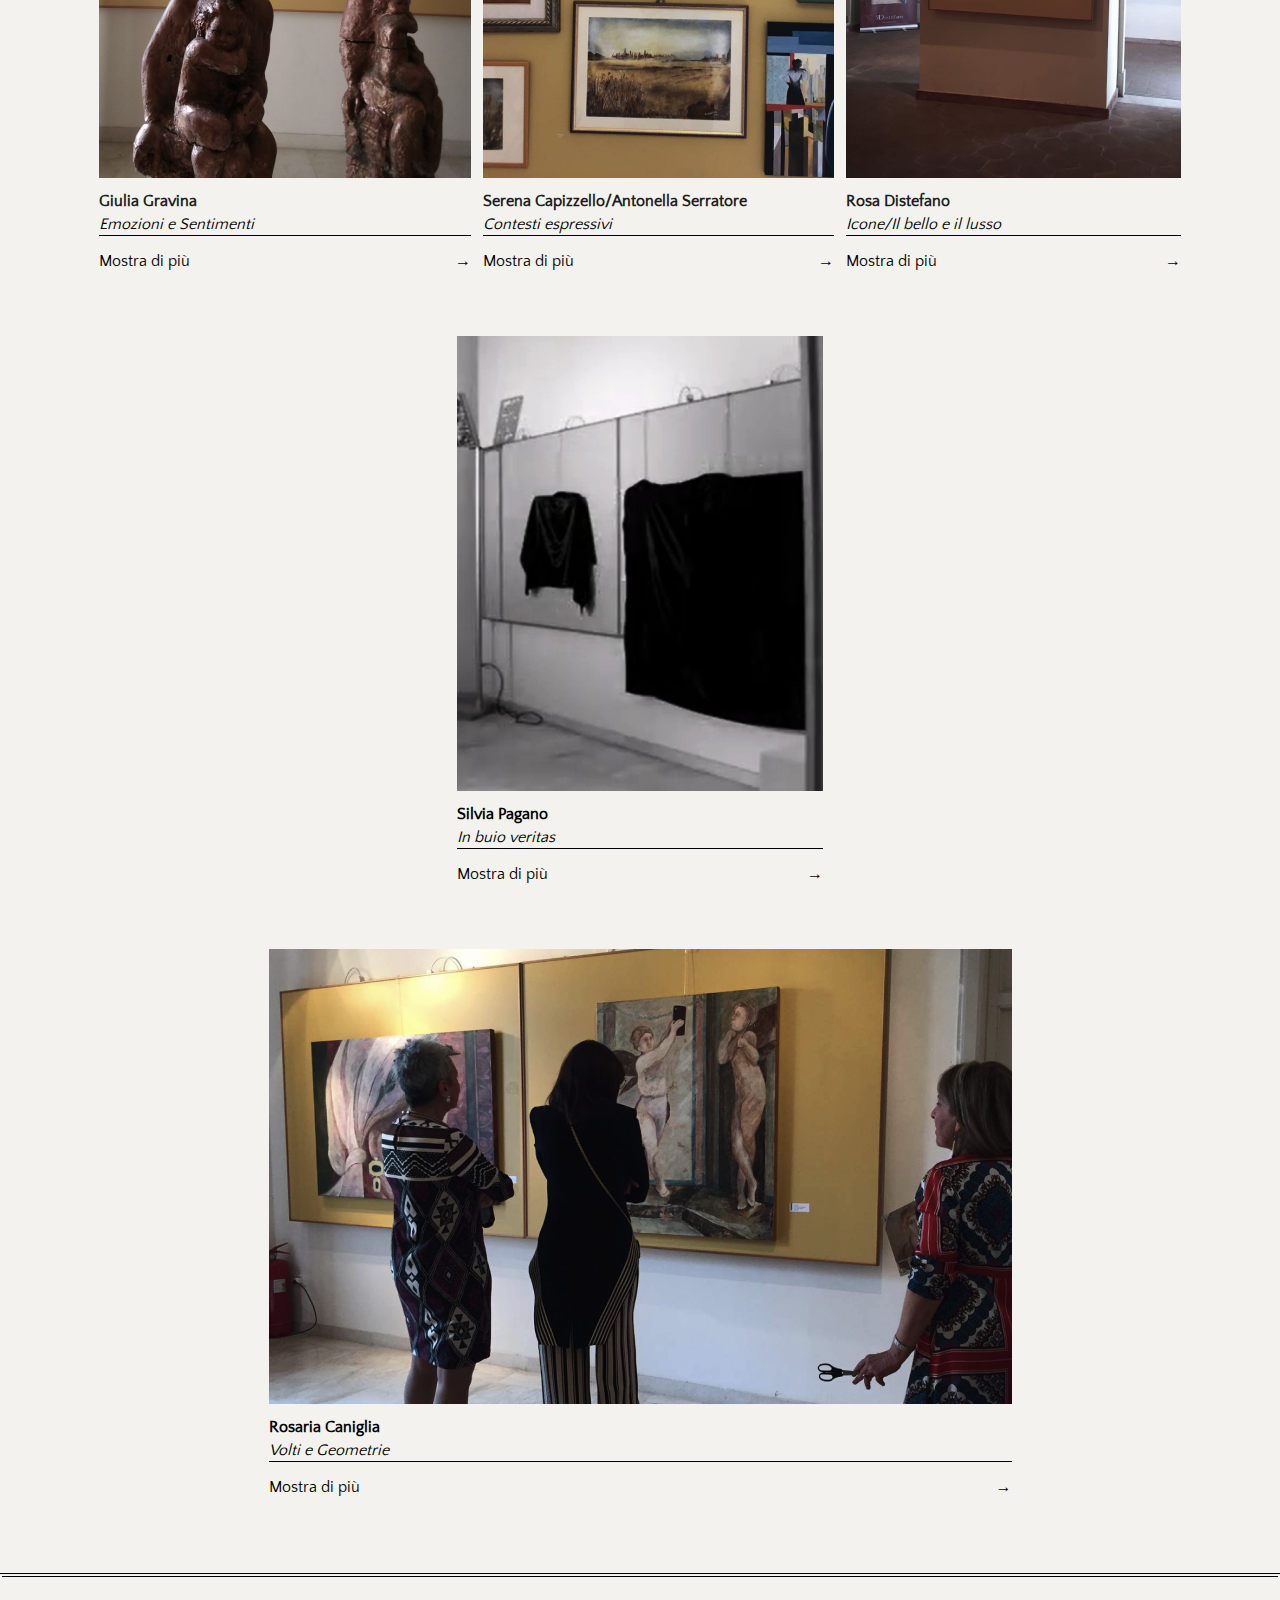
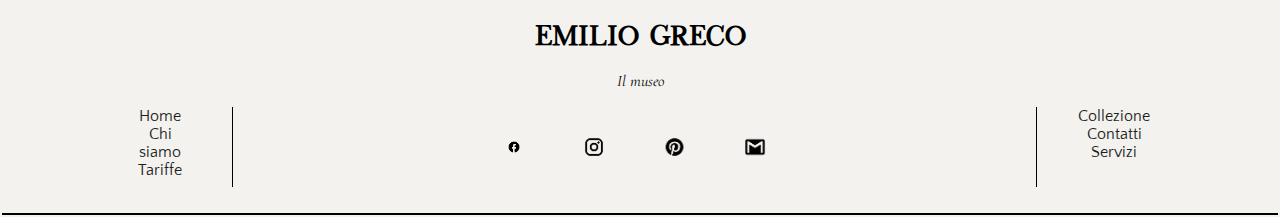
<file: eventi.html>
<!DOCTYPE html>
<html lang="en">
<head>
    <meta charset="UTF-8">
    <meta name="viewport" content="width=device-width, initial-scale=1.0">
    <title>Document</title>
    <link rel="stylesheet" href="css/stileA.css">
    <link rel="stylesheet" href="css/HamburgerCss.css">

</head>
<body>
    <header>
        <nav>
            <input class="checkbox" type="checkbox" name="id">
            <div class="hamburger-lines">
                <span class="line line1"></span>
                <span class="line line2"></span>
                <span class="line line3"></span>
            </div>
            <ul class="vertical sx" id="menu">
                <li><a href="Collezioni.html">Opere</a></li>
                <li><a href="Biografia.html">Biografia</a></li>
                <li class="noMarginBottom"><a href="il-museo.html">Il museo</a></li>
            </ul>
            <div>
                <h1 id="titolo" class="header">EMILIO GRECO</h1>
                <div class="sottotitolo"><a href="index.html">Il museo</a></div>
            </div>
            <ul class="vertical dx" id="menu">
                <li><a href="Biblioteca.html">Biblioteca</a></li> 
                <li><a href="tariffe.html">Tariffe</a></li>
                <li class="noMarginBottom"><a href="eventi.html">Eventi</a></li>
                <li class="hidden"><a href="Collezioni.html">Opere</a></li>
                <li class="hidden"><a href="Biografia.html">Biografia</a></li>
                <li class="hidden"><a href="il-museo.html">Il museo</a></li>
            </ul>
        </nav>
    </header>
    <main>
        <section class="sezione1">
            <div class="div">
                <h1>EVENTI</h1>
            </div>
            <div class="div1">
                <img src="img/g1.png" alt="" id="width">
            </div>
        </section>
        <section class="sezione2">
            <div class="div1">
                <h2>Mostre recenti</h2>
            </div>
            <div class="contenitore1">
                <div class="divimmagine" >
                    <img src="img/g2.png" alt="" id="width2">
                    <div class="minititolo2">
                        <div class="bold">
                            <a href="gravina.html">Giulia Gravina</a>
                            </div>
                            <p class="italic">
                                Emozioni e Sentimenti
                            </p>
                    </div>
                    <div class="minititolo1">
                        <p>
                            Mostra di più
                        </p>
                        <p>
                            →
                        </p>
                    </div>

                </div>
                <div class="divimmagine">
                    <img src="img/g3.png" alt="" id="width2">
                    <div class="minititolo2">
                        <div class="bold">
                            <a href="capizzello.html">Serena Capizzello/Antonella Serratore</a>
                            </div>
                            <p class="italic">
                                Contesti espressivi
                            </p>
                        
                    </div>
                    <div class="minititolo1">
                        <p>
                            Mostra di più
                        </p>
                        <p>
                            →
                        </p>
                    </div>

                </div>
            
            <div class="divimmagine">
                <img src="img/g4.png" alt="" id="width2">
                <div class="minititolo2">
                    <div class="bold">
                        <a href="distefano.html">Rosa Distefano</a>
                        </div>
                    <p class="italic">
                        Icone/Il bello e il lusso
                    </p>
                </div>
                <div class="minititolo1">
                    <p>
                        Mostra di più
                    </p>
                    <p>
                        →
                    </p>
                </div>

            </div>
        <div class="divimmagine2">
                <img src="img/g5.png" alt="" class="dimensione">
                <div class="minititolo2">
                    <p class="bold">
                        Silvia Pagano
                    </p>
                    <p class="italic">
                        In buio veritas
                    </p>
                </div>
                <div class="minititolo1">
                    <p>
                        Mostra di più
                    </p>
                    <p>
                        →
                    </p>
                </div>

            </div><div class="divimmagine2">
                <img src="img/g6.png" alt="" class="dimensione2">
                <div class="minititolo2">
                    <p class="bold">Rosaria Caniglia</p>
                    <p class="italic">
                        Volti e Geometrie
                    </p>
                </div>

                <div class="minititolo1">
                    <p>
                        Mostra di più
                    </p>
                    <p>
                        →
                    </p>
                </div>

            </div></div>
        
        </section>
        <footer>
            <div class="centrato">
                <h1>EMILIO GRECO</h1>
                <p>Il museo</p>
            </div>
            <div class="flex">
                <div class=colonnasx>
                    <a href="index.html">Home</a>
                    <a href="aboutUs.html">Chi siamo</a>
                    <a href="tariffe.html">Tariffe</a>   
                </div>
                <div class="social">
                    <img src="img/facebook.png" alt="f" class="png">
                    <img src="img/instagram.png" alt="ig"class="png">
                    <img src="img/pinterest.png" alt="P"class="png">
                    <img src="img/gmail.png" alt="Gm"class="png">
                </div>
                <div class=colonnadx>
                    <a href="Collezioni.html">Collezione</a> 
                    <a href="#">Contatti</a>
                    <a href="il-museo.html">Servizi</a>
                </div>
            </div>
        </footer>
    </main>
</body>
</html>
</file>
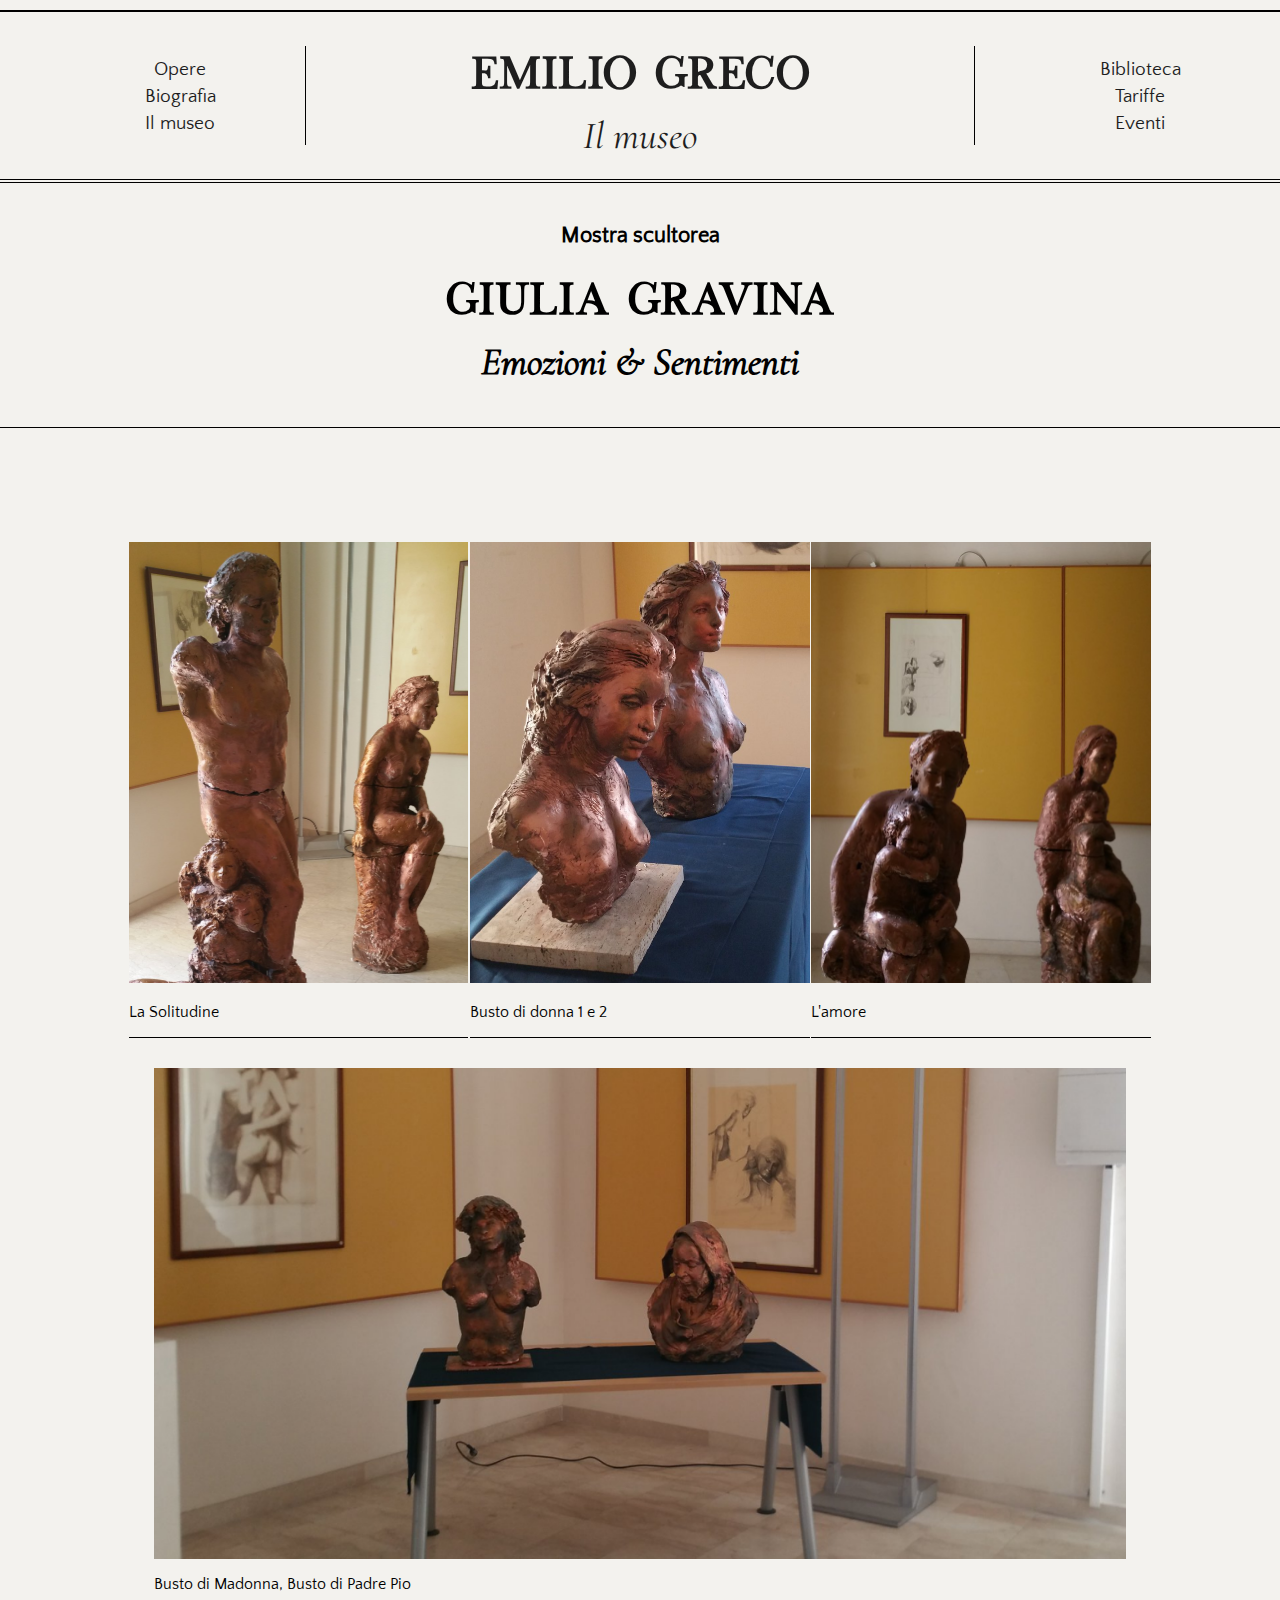
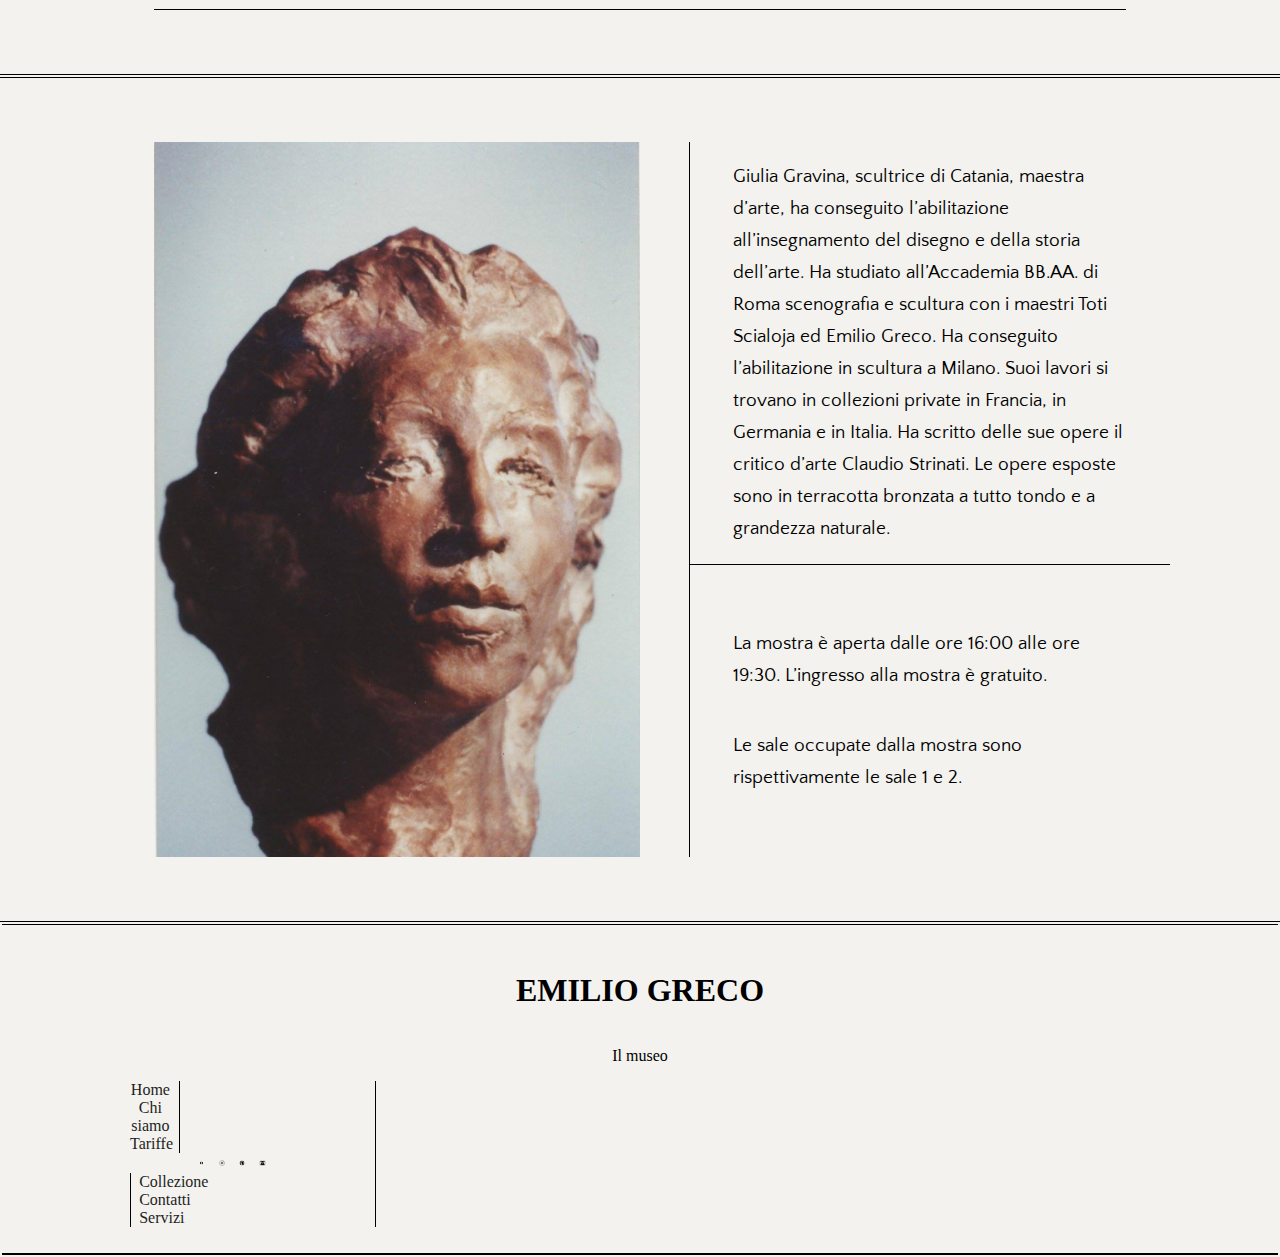
<file: gravina.html>
<!DOCTYPE html>
<html lang="en">
<head>
    <meta charset="UTF-8">
    <meta http-equiv="X-UA-Compatible" content="IE=edge">
    <meta name="viewport" content="width=device-width, initial-scale=1.0">
    <title>Giulia Gravina</title>
    <link rel="stylesheet" href="css/mostre.css">
    <link rel="stylesheet" href="css/HamburgerCss.css">

</head>
<body>
    <header>
        <nav>
            <input class="checkbox" type="checkbox" name="id">
            <div class="hamburger-lines">
                <span class="line line1"></span>
                <span class="line line2"></span>
                <span class="line line3"></span>
            </div>
            <ul class="vertical sx" id="menu">
                <li><a href="Collezioni.html">Opere</a></li>
                <li><a href="Biografia.html">Biografia</a></li>
                <li class="noMarginBottom"><a href="il-museo.html">Il museo</a></li>
            </ul>
            <div>
                <h1 id="titolo" class="header">EMILIO GRECO</h1>
                <div class="sottotitolo"><a href="index.html">Il museo</a></div>
            </div>
            <ul class="vertical dx" id="menu">
                <li><a href="Biblioteca.html">Biblioteca</a></li> 
                <li><a href="tariffe.html">Tariffe</a></li>
                <li class="noMarginBottom"><a href="eventi.html">Eventi</a></li>
                <li class="hidden"><a href="Collezioni.html">Opere</a></li>
                <li class="hidden"><a href="Biografia.html">Biografia</a></li>
                <li class="hidden"><a href="il-museo.html">Il museo</a></li>
            </ul>
        </nav>
    </header>
    <main>
        <section class="titolii">
            <h4>Mostra scultorea</h4>
            <h1>Giulia Gravina</h1>
            <h3>Emozioni & Sentimenti</h3>
        </section>

        <section class="bordertop">
            <div class="padre">
                <div class="figlio">
                 <img src="img/gravina1.png">
                       <p>La Solitudine</p>
                </div>
                <div class="figlio">
                 <img src="img/gravina2.png">
                        <p>Busto di donna 1 e 2</p>
                </div>
                <div class="figlio">
                  <img src="img/gravina3.png">
                       <p>L'amore</p>
                </div>
            </div>
                <div class="figlio2">
                    <img src="img/gravina4.png">
                         <p>Busto di Madonna, Busto di Padre Pio</p>
                </div>
        </section>

        <section class="borderbottom">
                <img src="img/gravina5.png" class="statua">
                <div class="displayflex">
                    <div class="descrizione">
                        <p>Giulia Gravina, scultrice di Catania, maestra d’arte, 
                        ha conseguito l’abilitazione all’insegnamento del 
                        disegno e della storia dell’arte.
                        Ha studiato all’Accademia BB.AA. di Roma 
                        scenografia e scultura con i maestri Toti Scialoja ed 
                        Emilio Greco.
                        Ha conseguito l’abilitazione in scultura a Milano.
                        Suoi lavori si trovano in collezioni private in Francia, 
                        in Germania e in Italia. 
                        Ha scritto delle sue opere il critico d’arte Claudio Strinati.
                        Le opere esposte sono in terracotta bronzata 
                        a tutto tondo e a grandezza naturale.</p>
                    </div>
                    <div class="descr2">
                        <p>La mostra è aperta dalle ore 16:00 alle ore 19:30.
                        L’ingresso alla mostra è gratuito.</p>
                        <p>Le sale occupate dalla mostra sono rispettivamente le sale 1 e 2.</p>
                    </div>
                </div>
        </section>

    </main>
</body>

<footer>
    <div class="centrato">
        <h1>EMILIO GRECO</h1>
        <p>Il museo</p>
    </div>
    <div class="flex">
        <div class=colonnasx>
            <div class=colonnasx>
                <a href="index.html">Home</a>
                <a href="aboutUs.html">Chi siamo</a>
                <a href="tariffe.html">Tariffe</a>   
            </div>
            <div class="social">
                <img src="img/facebook.png" alt="f" class="png">
                <img src="img/instagram.png" alt="ig"class="png">
                <img src="img/pinterest.png" alt="P"class="png">
                <img src="img/gmail.png" alt="Gm"class="png">
            </div>
            <div class=colonnadx>
                <a href="Collezioni.html">Collezione</a> 
                <a href="#">Contatti</a>
                <a href="il-museo.html">Servizi</a>
            </div>
        </div>
    </div>
</footer>
</html>
</file>
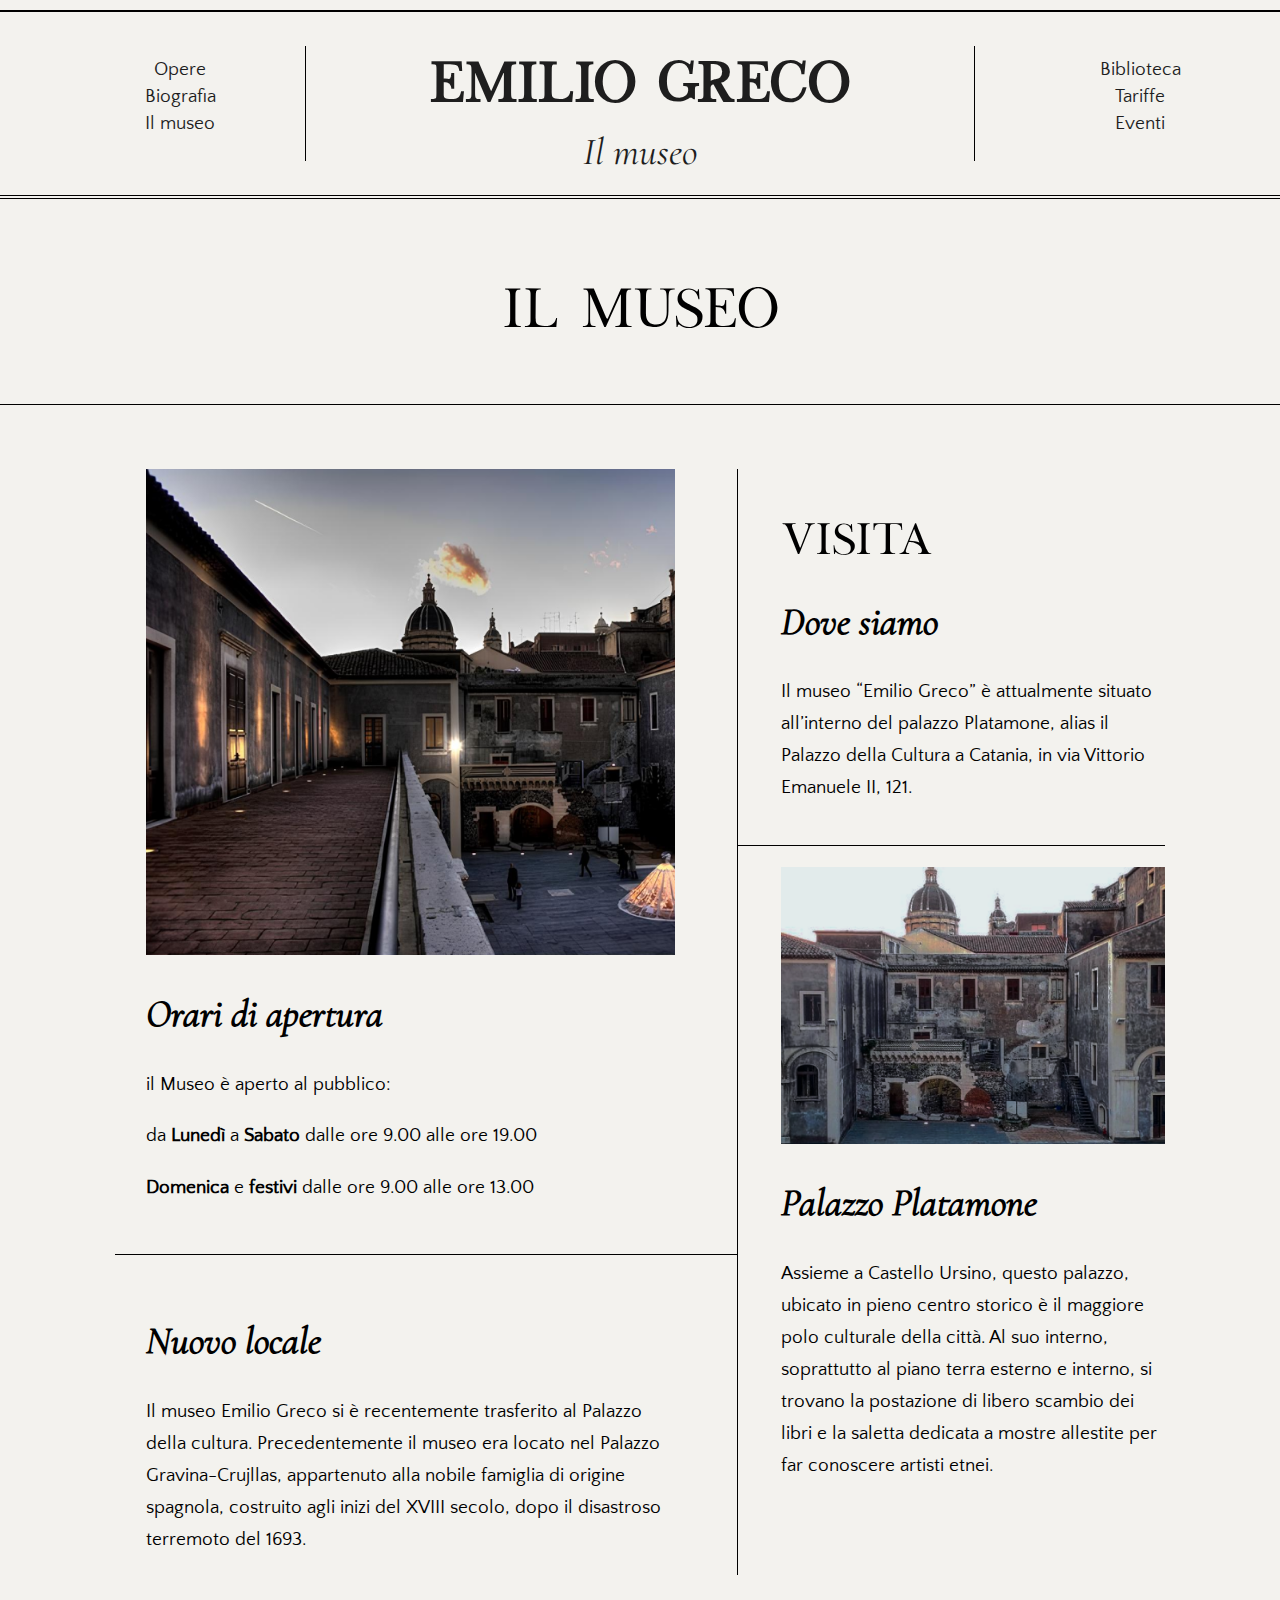
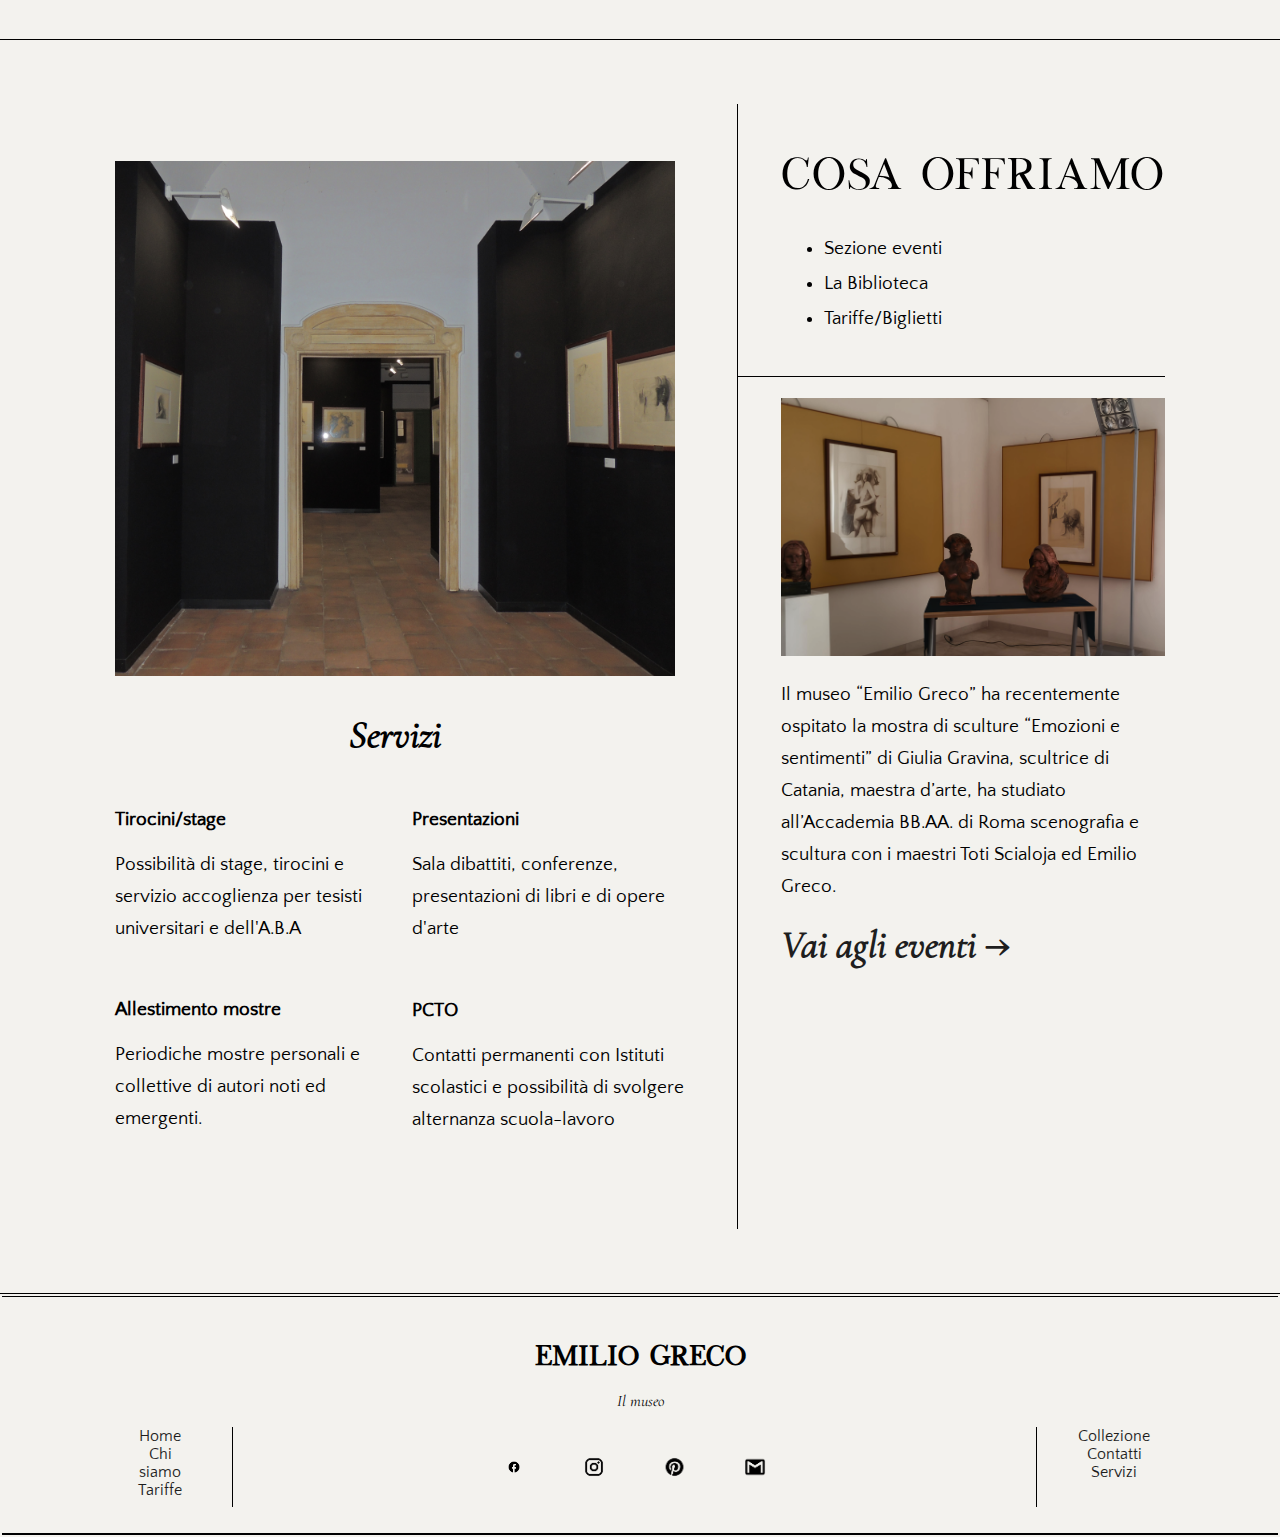
<file: il-museo.html>
<!DOCTYPE html>
<html lang="it">
<head>
    <meta charset="UTF-8">
    <meta name="viewport" content="width=device-width, initial-scale=1.0">
    <title>il museo</title>
    <link rel="stylesheet" href="css/stile2.css">
    <link rel="stylesheet" href="css/HamburgerCss.css">

</head>
<body>
    <header>
        <nav>
            <input class="checkbox" type="checkbox" name="id">
            <div class="hamburger-lines">
                <span class="line line1"></span>
                <span class="line line2"></span>
                <span class="line line3"></span>
            </div>
            <ul class="vertical sx" id="menu">
                <li><a href="Collezioni.html">Opere</a></li>
                <li><a href="Biografia.html">Biografia</a></li>
                <li class="noMarginBottom"><a href="il-museo.html">Il museo</a></li>
            </ul>
            <div>
                <h1 id="titolo" class="header">EMILIO GRECO</h1>
                <div class="sottotitolo"><a href="index.html">Il museo</a></div>
            </div>
            <ul class="vertical dx" id="menu">
                <li><a href="Biblioteca.html">Biblioteca</a></li> 
                <li><a href="tariffe.html">Tariffe</a></li>
                <li class="noMarginBottom"><a href="eventi.html">Eventi</a></li>
                <li class="hidden"><a href="Collezioni.html">Opere</a></li>
                <li class="hidden"><a href="Biografia.html">Biografia</a></li>
                <li class="hidden"><a href="il-museo.html">Il museo</a></li>
            </ul>
        </nav>
    </header>
    <main>
        <section class="linee">
            <div class="titoli">
                <p>IL MUSEO</p>
            </div>
        </section>
        <section class="sezione">
            <div class="sinistra">
            <div class="sopra3">
                <img src="immagini/p5.png" id="dimensione">
                <h2>Orari di apertura</h2>
                <p>il Museo è aperto al pubblico:</p>
                <p>da <strong>Lunedì</strong> a <strong>Sabato</strong> dalle ore 9.00 alle ore 19.00</p>
                <p><strong>Domenica</strong> e <strong>festivi</strong> dalle ore 9.00 alle ore 13.00</p>
            </div>
            <div class="sotto3">
                <h2>Nuovo locale</h2>
                <p>Il museo Emilio Greco si è recentemente trasferito al Palazzo della cultura. Precedentemente il museo era locato  nel Palazzo Gravina-Crujllas, appartenuto alla nobile famiglia di origine spagnola, costruito agli inizi del XVIII secolo, dopo il disastroso terremoto del 1693. </p>
            </div>
        </div>
        <div class="destra">
            <div class="sopra">
                <h1>VISITA</h1>
                <h2>Dove siamo</h2>
                <p>Il museo “Emilio Greco” è attualmente situato all’interno del palazzo Platamone, alias il Palazzo della Cultura a Catania, in via Vittorio Emanuele II, 121.</p>
            </div>
            <div class="sotto">
                <img src="immagini/p6.png" id="dimensione">
                <h2>Palazzo Platamone</h2>
                <p>Assieme a Castello Ursino, questo palazzo, ubicato in pieno centro storico è il maggiore polo culturale della città. Al suo interno, soprattutto al piano terra esterno e interno, si trovano la postazione di libero scambio dei libri e la saletta dedicata a mostre allestite per far conoscere artisti etnei.</p>
            </div>
        </div>
        </section>
        <section class="sezione">
            <div class="sinistra2">
            <div class="sopra2">
                <img src="immagini/p7.png" id="dimensione2">
                <h2>Servizi</h2>
            </div>
            <div class="sotto2">
                <div>
            <div class="padding">
                <h3>Tirocini/stage</h3>
                <p>Possibilità di stage, tirocini e servizio accoglienza per tesisti universitari e dell'A.B.A</p>
            </div>
            <div class="padding">
                <h3>Allestimento mostre</h3>
                <p>Periodiche mostre personali e collettive di autori noti ed emergenti.</p>
            </div>
        </div>
        <div>
            <div class="padding">
                <h3>Presentazioni</h3>
                <p>Sala dibattiti, conferenze, presentazioni di libri e di opere d'arte</p>
            </div>
            <div class="padding">
                <h3>PCTO</h3>
                <p>Contatti permanenti con Istituti scolastici e possibilità di svolgere alternanza scuola-lavoro</p>
            </div>
        </div>
        </div>
    </div>
    <div class="destra">
            <div class="sopra">
                <h1>COSA OFFRIAMO</h1>
                <ul><li>Sezione eventi</li>
                <li>La Biblioteca</li>
                <li>Tariffe/Biglietti</li></ul>
            </div>
            <div class="sotto">
                <img src="immagini/p8.png" id="dimensione">
                <p>Il museo “Emilio Greco” ha recentemente ospitato la mostra di sculture “Emozioni e sentimenti” di Giulia Gravina, scultrice di Catania, maestra d’arte, ha studiato all’Accademia BB.AA. di Roma scenografia e scultura con i maestri Toti Scialoja ed Emilio Greco.</p>
                <a href="eventi.html">Vai agli eventi →</a>
            </div>
        </div>
        </section>
    </main>
    <footer>
        <div class="centrato">
            <h1>EMILIO GRECO</h1>
            <p>Il museo</p>
        </div>
        <div class="flex">
            <div class=colonnasx>
                <a href="index.html">Home</a>
                <a href="aboutUs.html">Chi siamo</a>
                <a href="tariffe.html">Tariffe</a>   
            </div>
            <div class="social">
                <img src="img/facebook.png" alt="f" class="png">
                <img src="img/instagram.png" alt="ig"class="png">
                <img src="img/pinterest.png" alt="P"class="png">
                <img src="img/gmail.png" alt="Gm"class="png">
            </div>
            <div class=colonnadx>
                <a href="Collezioni.html">Collezione</a> 
                <a href="#">Contatti</a>
                <a href="il-museo.html">Servizi</a>
            </div>
        </div>
    </footer>
</body>
</html>
</file>
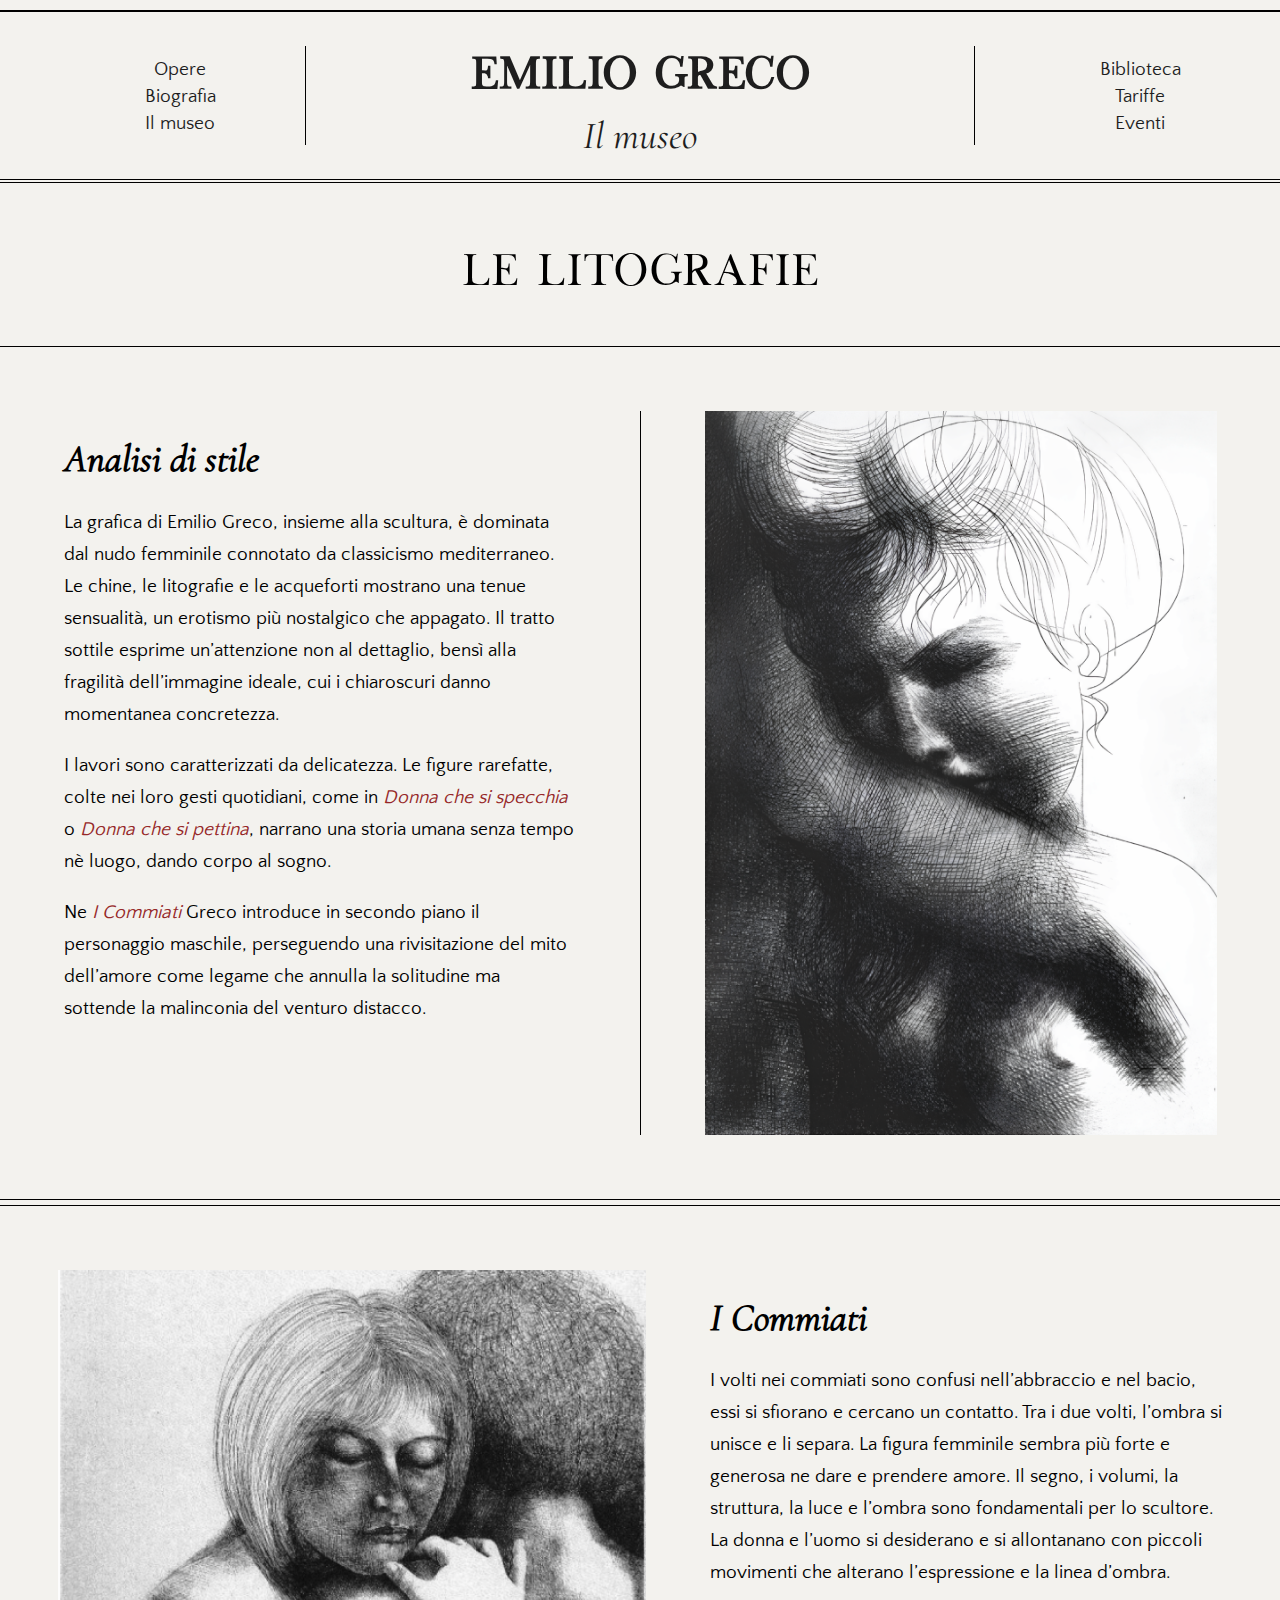
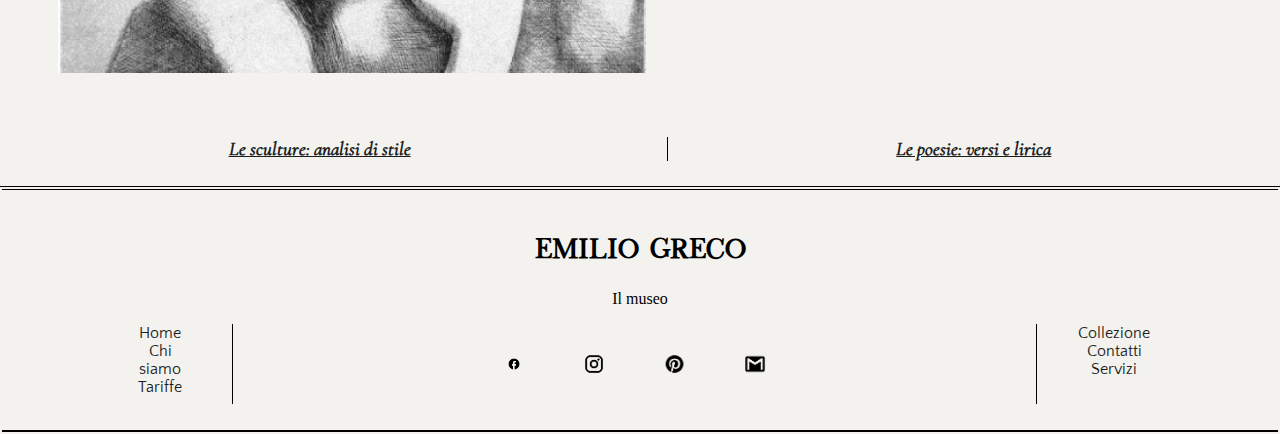
<file: le-litografie.html>
<!DOCTYPE html>
<html lang="it">
<head>
    <meta charset="UTF-8">
    <meta http-equiv="X-UA-Compatible" content="IE=edge">
    <meta name="viewport" content="width=device-width, initial-scale=1.0">
    <title>le litografie</title>
    <link rel="stylesheet" href="css/stile.css">
    <link rel="stylesheet" href="css/HamburgerCss.css">

</head>
<body>
    <header>
        <nav>
            <input class="checkbox" type="checkbox" name="id">
            <div class="hamburger-lines">
                <span class="line line1"></span>
                <span class="line line2"></span>
                <span class="line line3"></span>
            </div>
            <ul class="vertical sx" id="menu">
                <li><a href="Collezioni.html">Opere</a></li>
                <li><a href="Biografia.html">Biografia</a></li>
                <li class="noMarginBottom"><a href="il-museo.html">Il museo</a></li>
            </ul>
            <div>
                <h1 id="titolo" class="header">EMILIO GRECO</h1>
                <div class="sottotitolo"><a href="index.html">Il museo</a></div>
            </div>
            <ul class="vertical dx" id="menu">
                <li><a href="Biblioteca.html">Biblioteca</a></li> 
                <li><a href="tariffe.html">Tariffe</a></li>
                <li class="noMarginBottom"><a href="eventi.html">Eventi</a></li>
                <li class="hidden"><a href="Collezioni.html">Opere</a></li>
                <li class="hidden"><a href="Biografia.html">Biografia</a></li>
                <li class="hidden"><a href="il-museo.html">Il museo</a></li>
            </ul>
        </nav>
    </header>
    <main>
        <section class="linee">
            <div class="titoli">
                <p>LE LITOGRAFIE</p>
            </div>
        </section>
        <section class="flex">
            <div class="flexcenter">
            <div class="stile">
                <h2>Analisi di stile</h2>
                <p>La grafica di Emilio Greco, insieme alla scultura, è dominata dal nudo femminile connotato da classicismo mediterraneo. Le chine, le litografie e le acqueforti mostrano una tenue sensualità, un erotismo più nostalgico che appagato. Il tratto sottile esprime un’attenzione non al dettaglio, bensì alla fragilità dell’immagine ideale, cui i chiaroscuri danno momentanea concretezza.</p>
                <p>I lavori sono caratterizzati da delicatezza.
                    Le figure rarefatte, colte nei loro gesti quotidiani, come in <em>Donna che si specchia</em> o <em>Donna che si pettina</em>, narrano una storia umana senza tempo nè luogo, dando corpo al sogno.</p>
                <p>Ne <em>I Commiati</em> Greco introduce in secondo piano il personaggio maschile, perseguendo una rivisitazione del mito dell’amore come legame che annulla la solitudine ma sottende la malinconia del venturo distacco.</p>
            </div>
            
                <img src="immagini/p1.png" id="immagine">
            </div>
        </section>
        <section class="flex2">
            
                <img src="immagini/p2.png" id="commiato">
            
            <div class="stile2">
                <h2>I Commiati</h2>
                <p>I volti nei commiati sono confusi nell’abbraccio e nel bacio, essi si sfiorano e cercano un contatto. Tra i due volti, l’ombra si unisce e li separa. La figura femminile sembra più forte e generosa ne dare e prendere amore. Il segno, i volumi, la struttura, la luce e l’ombra sono fondamentali per lo scultore. La donna e l’uomo si desiderano e si allontanano con piccoli movimenti che alterano l’espressione e la linea d’ombra. </p>
            </div>
        
        </section>
        <section class="space">
        
            <div class="border"> <a href="le-sculture.html">Le sculture: analisi di stile</a></div>
            <div> <a href="#">Le poesie: versi e lirica</a></div>
    
       </section>
    </main>
    <footer>
        <div class="centrato">
            <h1>EMILIO GRECO</h1>
            <p>Il museo</p>
        </div>
        <div class="flex">
            <div class=colonnasx>
                <a href="index.html">Home</a>
                <a href="aboutUs.html">Chi siamo</a>
                <a href="tariffe.html">Tariffe</a>   
            </div>
            <div class="social">
                <img src="img/facebook.png" alt="f" class="png">
                <img src="img/instagram.png" alt="ig"class="png">
                <img src="img/pinterest.png" alt="P"class="png">
                <img src="img/gmail.png" alt="Gm"class="png">
            </div>
            <div class=colonnadx>
                <a href="Collezioni.html">Collezione</a> 
                <a href="#">Contatti</a>
                <a href="il-museo.html">Servizi</a>
            </div>
        </div>
    </footer>
</body>
</html>
</file>
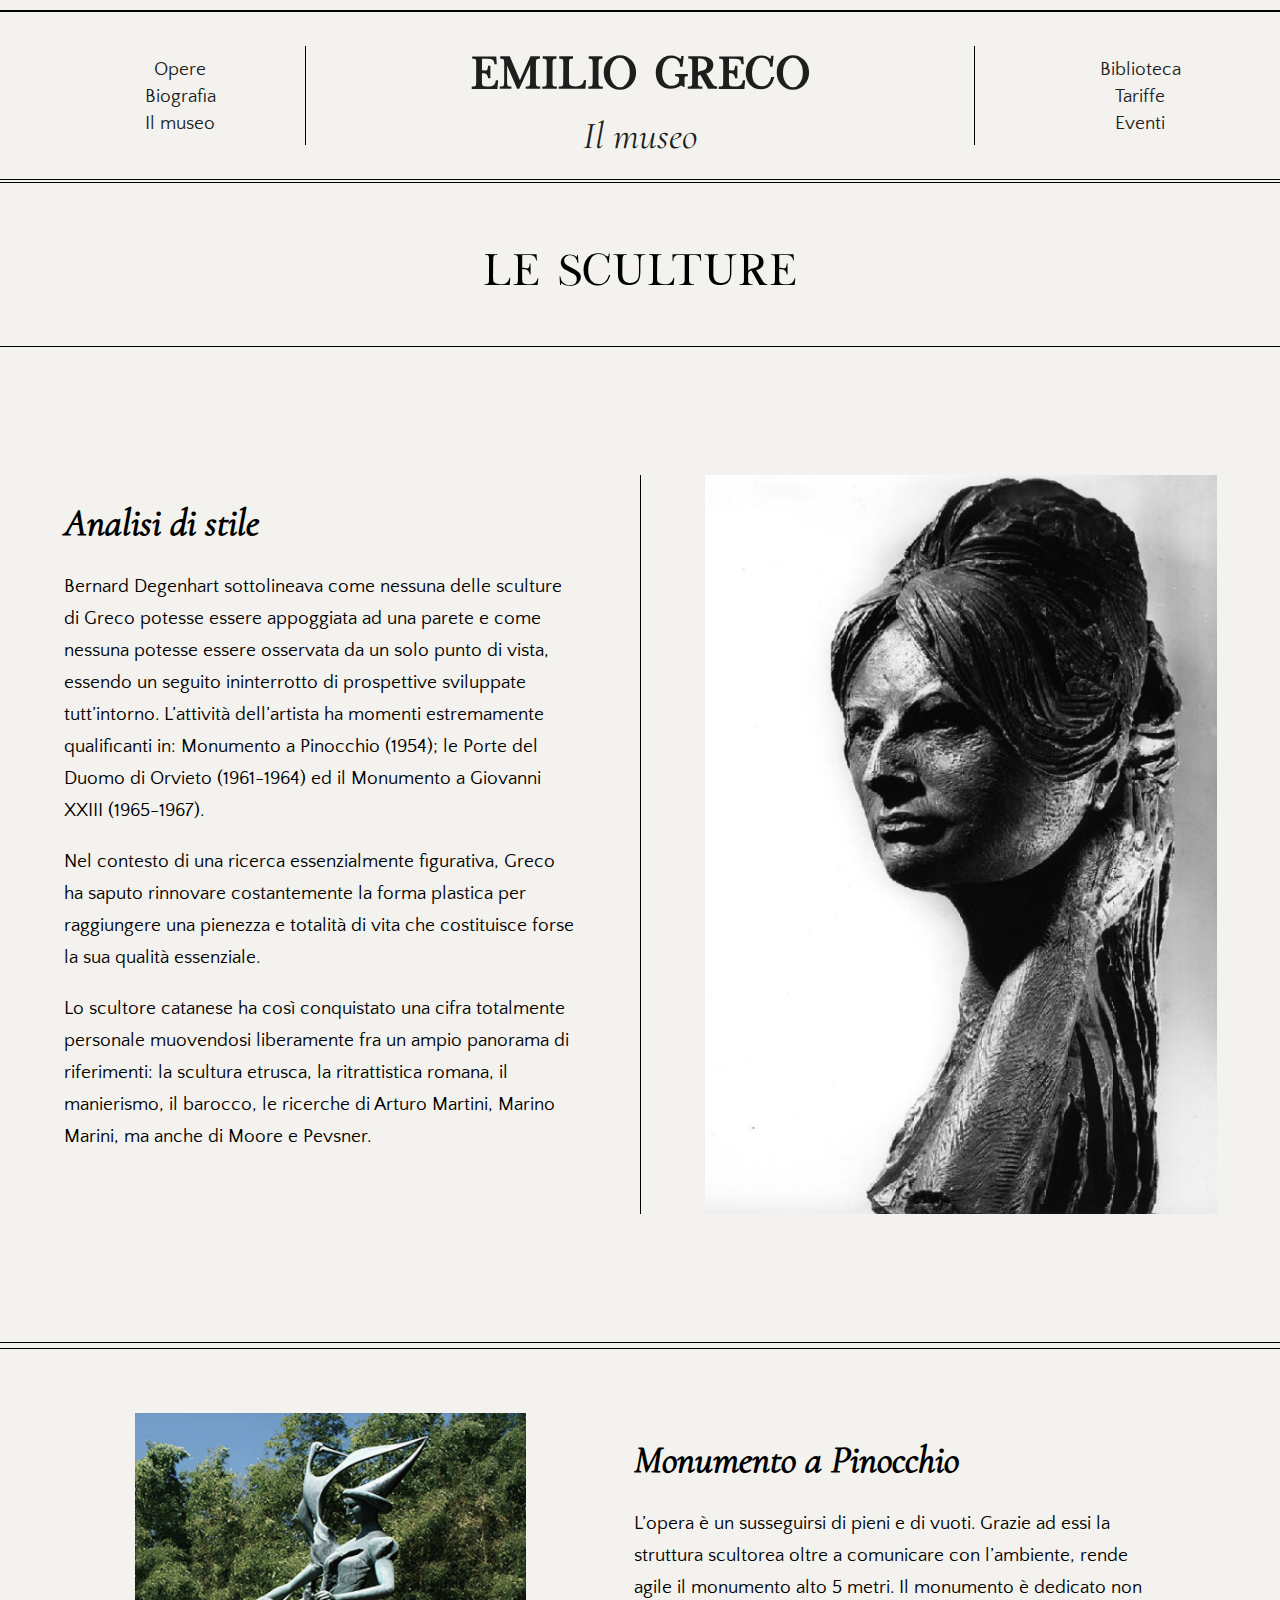
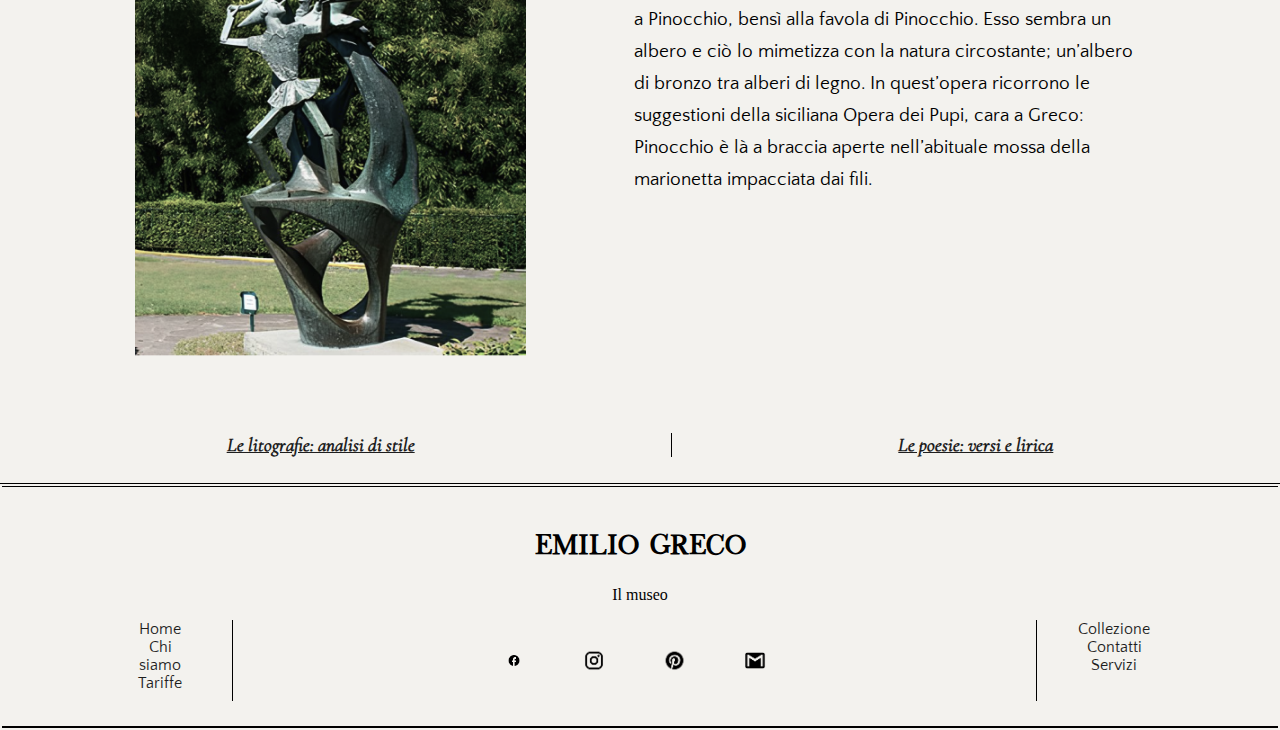
<file: le-sculture.html>
<!DOCTYPE html>
<html lang="it">
<head>
    <meta charset="UTF-8">
    <meta name="viewport" content="width=device-width, initial-scale=1.0">
    <title>le sculture</title>
    <link rel="stylesheet" href="css/stile.css">
    <link rel="stylesheet" href="css/HamburgerCss.css">

</head>
<body>
    <header>
        <nav>
            <input class="checkbox" type="checkbox" name="id">
            <div class="hamburger-lines">
                <span class="line line1"></span>
                <span class="line line2"></span>
                <span class="line line3"></span>
            </div>
            <ul class="vertical sx" id="menu">
                <li><a href="Collezioni.html">Opere</a></li>
                <li><a href="Biografia.html">Biografia</a></li>
                <li class="noMarginBottom"><a href="il-museo.html">Il museo</a></li>
            </ul>
            <div>
                <h1 id="titolo" class="header">EMILIO GRECO</h1>
                <div class="sottotitolo"><a href="index.html">Il museo</a></div>
            </div>
            <ul class="vertical dx" id="menu">
                <li><a href="Biblioteca.html">Biblioteca</a></li> 
                <li><a href="tariffe.html">Tariffe</a></li>
                <li class="noMarginBottom"><a href="eventi.html">Eventi</a></li>
                <li class="hidden"><a href="Collezioni.html">Opere</a></li>
                <li class="hidden"><a href="Biografia.html">Biografia</a></li>
                <li class="hidden"><a href="il-museo.html">Il museo</a></li>
            </ul>
        </nav>
    </header>
    <main>
        <section class="linee">
            <div class="titoli">
                <p>LE SCULTURE</p>
            </div>
        </section>
        <section class="flex1">
            <div class="center">
            <div class="stile">
                <h2>Analisi di stile</h2>
                <p>Bernard Degenhart sottolineava come nessuna delle sculture di Greco potesse essere appoggiata ad una parete e come nessuna potesse essere osservata da un solo punto di vista, essendo un seguito ininterrotto di prospettive sviluppate tutt’intorno. L’attività dell’artista ha momenti estremamente qualificanti in: Monumento a Pinocchio (1954); le Porte del Duomo di Orvieto (1961-1964) ed il Monumento a Giovanni XXIII (1965-1967).</p>
                <p>Nel contesto di una ricerca essenzialmente figurativa, Greco ha saputo rinnovare costantemente la forma plastica per raggiungere una pienezza e totalità di vita  che costituisce forse la sua qualità essenziale.</p>
                <p>Lo scultore catanese ha così conquistato una cifra totalmente personale muovendosi liberamente fra un ampio panorama di riferimenti: la scultura etrusca, la ritrattistica romana, il manierismo, il barocco, le ricerche di Arturo Martini, Marino Marini, ma anche di Moore e Pevsner.</p>
            </div>
            
                <img src="immagini/p3.png" id="immagine">
            </div>
        </section>
        <section class="flex2">
            <div>
                <img src="immagini/p4.png" id="pinocchio">
            </div>
            <div class="stile2">
                <h2>Monumento a Pinocchio</h2>
                <p>L’opera è un susseguirsi di pieni e di vuoti. Grazie ad essi la struttura scultorea oltre a comunicare con l’ambiente, rende agile il monumento alto 5 metri. Il monumento è dedicato non a Pinocchio, bensì alla favola di Pinocchio. Esso sembra un albero e ciò lo mimetizza con la natura circostante; un’albero di bronzo tra alberi di legno. In quest’opera ricorrono le suggestioni della siciliana Opera dei Pupi, cara a Greco: Pinocchio è là a braccia aperte nell’abituale mossa della marionetta impacciata dai fili.</p>
            </div>
           </section>
           <section class="space">
        
                <div class="border"> <a href="le-litografie.html">Le litografie: analisi di stile</a></div>
                 <a href="poesie.html">Le poesie: versi e lirica</a>
        
           </section>
    </main>
    <footer>
        <div class="centrato">
            <h1>EMILIO GRECO</h1>
            <p>Il museo</p>
        </div>
        <div class="flex">
            <div class=colonnasx>
                <a href="index.html">Home</a>
                <a href="aboutUs.html">Chi siamo</a>
                <a href="tariffe.html">Tariffe</a>   
            </div>
            <div class="social">
                <img src="img/facebook.png" alt="f" class="png">
                <img src="img/instagram.png" alt="ig"class="png">
                <img src="img/pinterest.png" alt="P"class="png">
                <img src="img/gmail.png" alt="Gm"class="png">
            </div>
            <div class=colonnadx>
                <a href="Collezioni.html">Collezione</a> 
                <a href="#">Contatti</a>
                <a href="il-museo.html">Servizi</a>
            </div>
    </footer>
</body>
</html>
</file>
<file: css/Home.css>
@font-face {
    font-family: 'Titolazioni';
    src: url(../fonts/LucyRosePERSONAL-Regular.otf);
}
@font-face{
    font-family: 'Garamond';
    src: url(../fonts/CormorantGaramond-Italic.ttf);
} 
@font-face {
    font-family: 'GaramondRegular';
    src: url(../fonts/CormorantGaramond-Regular.ttf);
}
@font-face {
    font-family:'Paragrafi';
    src: url(../fonts/QuattrocentoSans-Regular.ttf);
}

body{ background-color:#F3F2EE ;
margin:0;
}
.hamburger-lines {
    display: block;
    height: 26px;
    width: 32px;
    position: fixed;
    top: 37px;
    right: 20px;
    z-index: 2;
    display: flex;
    flex-direction: column;
    justify-content: space-between;
    opacity: 0;
  }
  .hamburger-lines .line {
    display: block;
    height: 4px;
    width: 100%;
    border-radius: 10px;
    background: #1e1e1e;
  }
  .hamburger-lines .line1 {
    transform-origin: 0% 0%;
    transition: transform 0.4s ease-in-out;
  }
  .hamburger-lines .line2 {
    transition: transform 0.2s ease-in-out;
  }
  
  .hamburger-lines .line3 {
    transform-origin: 0% 100%;
    transition: transform 0.4s ease-in-out;
  }
  
  input[type="checkbox"]:checked ~ .hamburger-lines .line1 {
    transform: rotate(45deg);
  }
  
  input[type="checkbox"]:checked ~ .hamburger-lines .line2 {
    transform: scaleY(0);
  }
  
  input[type="checkbox"]:checked ~ .hamburger-lines .line3 {
    transform: rotate(-45deg);
  }
  
  .checkbox {
    position: fixed;
    display: none;
    height: 32px;
    width: 32px;
    top: 26px;
    z-index: 20;
    right: 16px;
    opacity: 0;
    cursor: pointer;
  }
nav{
    background: #f3f2ee;
    display: flex;
    border-top: 2px solid black;
    margin-top: 10px;
    justify-content: space-between;
    padding: 15px;
    border-bottom: 1px solid black;
    margin-bottom: 2px;

}
#titolo{margin: 10px 0px;}
nav div{
    display: flex;
    flex-direction: column;
    align-items: center;
    font-size: 1.5vw; 
 }

nav a {
    margin :5px;
    text-decoration: none;
}
nav ul{
    list-style: none;
}
li{
    margin: 3px;
}
.sx{
    width: 20%;
    border-right: 1px solid black;
    padding-top: 10px;
    font-family:'Paragrafi';
    font-size: 1.5vw;
    display: flex;
    flex-direction: column;
    align-items: center;
}
.dx{
    width: 20%;
    border-left: 1px solid black;
    padding-top: 10px;
    font-family:'Paragrafi';
    font-size: 1.5vw;
    display: flex;
    flex-direction: column;
    align-items: center;
}
.noMarginBottom{
    margin-bottom: 0px;
}
.header{
   font-family:'Titolazioni';
   font-size: 4vw;
   color: #1e1e1e;
}
.sottotitolo{
    font-family:'Garamond';
    font-size: 3vw;
    color: #1e1e1e
}
.link{
    margin: 10px;
    font-family:'Titolazioni';
    font-size: 3.5vw; 
    color: #1e1e1e
    
}

.paragrafi{
    font-family:'Paragrafi';
    font-size: 1.5vw;
    line-height: 2.5vw;
}
#sottotitoletto{
    font-family:'Paragrafi';  
}
.hero{
    display: flex;
    flex-direction: column;
    align-items: center;
    border-top: 1px solid black;
    width: 86%;
    padding: 4% 7% 7% 7%;
    border-bottom: 1px solid black;

}

.hero a{
    height: 4%;
    margin: -3%;
    font-family: 'Paragrafi';
}
.hero img{
    width: 100%;
   
}
.centro{
    margin-top: 2px;
    border-top: 1px solid black;
    display: flex;
justify-content: center;  
padding: 4% 7%;
border-bottom: 1px solid black; 
margin-bottom: 2px;

}
#museo{
    width:50%;
    padding-right: 5%;
    border-right: 1px solid black;
}
#emilio{
    width: 100%;
}
.emilio{width: 44%;
    }
.artista{
    display: flex;
    flex-direction: column;
    justify-content: space-between;
    padding:16% 0% 0 16%;
}
.artista a{
    text-decoration: none;
}
.ilMuseo{
    border-bottom: 1px solid black;
    padding:0% 0% 10% 16%;
}
.ilMuseo a{
    text-decoration: none;
}

em{
    color: #962828;
    font-style: normal;
}
.mostra{
 border-top: 1px solid black;
 padding-top: 5%;
display: flex;
gap: 45px;
padding-left: 7%;
padding-bottom: 5%;
border-bottom: 1px solid black;
}
.mostra img{
    width: 30%;
}
.mostra em{
font-style: italic;
color: black;
}
.figlioMinore{
    width: 80%;
    border-top: 1px solid black;
}
.figlioMinore a{
    font-family: 'Paragrafi';
}
.finale{
    border-top: 1px solid black;
margin-top: 2px;
padding: 2% 5%;
border-bottom: 1px solid black;
}
.titolazione{
    display: flex;
    flex-direction: column;
    align-items: center;
}
.titolazione p{
    margin: 5px;
}
.dimensione{
    max-width:369px;
    max-height: 483px;
    padding-top: 10%;
}
.flex1{
    flex-wrap: wrap;
    display: flex;
    justify-content: space-between;
}
.flex{
    display: flex;
    justify-content: space-between;
}

.vedi{
    display: flex;
    justify-content: space-between;
    border-bottom:1px solid black; 
    font-family:'Paragrafi';
}
.vedi p{
    margin: 5px;
}
.stile{
    font-family:'GaramondRegular';
    font-size: 2.5vw;
    font-weight: bold;
    margin-top: 5px;
    
}
.stile a{
    text-decoration: none;
}
footer{
    margin:2px;
    border-top:1px solid black; 
  padding: 0% 10% 1% 10%;
  border-bottom:2px solid black; 
}
.social{
    display: flex;
    justify-content: center;
    }
.png{
    width: 10%;
} 
.centrato{
    display: flex;
    flex-direction: column;
    align-items: center;   
}   
.colonnasx{
    display: flex;
    flex-direction: column;
    width: 20%;
    border-right: 1px solid black;
    padding-right: 4%;
    text-align: center;
  }
.colonnadx{
    display: flex;
    flex-direction: column;
    width: 10%;
    border-left: 1px solid black;
    padding-left: 4%;
    text-align: center;
}
footer h1{
    font-family: 'Titolazioni';
    margin-top: 10px;
    margin-bottom: 10px;
}
footer p{
    font-family: 'Garamond';
    margin-top: 10px;
    
}
footer a{
    font-family: 'Paragrafi';
    text-decoration: none;
}
.articolo{
    margin: auto;
    padding: 2% 0% 5% 0%;
    display: flex;
    flex-direction: column;
    align-items:center ;
    width: 50%;

}
#loren{
    width: 100%;
}
.fontsize{
    font-family:'Garamond' ;
    font-size: 2vw;
   
}
.borderbottom{
    border-bottom: 1px solid black;
    margin-bottom:2px ;
}
.riconoscimenti{
    display: flex;
    justify-content: space-around;
    padding: 5%;
    border-top: 1px solid black;
}
#ritratto{
    width: 40%;
    max-height: 680px;
}
.riconoscimenti2{
    width: 40%;
    border-right: 1px solid black;
    padding-right: 5%;
}
.litografie{
    font-family: 'Garamond';
    font-size: 24px;
    margin-bottom: 5px;
}
#collezione{
    border-top:1px solid black; 
}
.titolo2{
    display: flex;
    flex-direction: column;
    align-items: center;
    padding-top: 5%; 
}
.nomi{
    font-family:'Paragrafi';
    font-size: 15px;
    margin: 5px 0px 5px 0px;
}

.flexColumn{
    display: flex;
    flex-direction: column;
    width: 100%;
    margin: 0%;
}
.flexColumn img{
    width: 100%;
}
.container{
    display: grid;
    grid-template-columns: 1fr 1fr 1fr;
    gap: 25px;
    padding: 7% 15% 0% 15%;
}
.immagini{
    border-bottom: 1px solid black; 
    margin-bottom: 30px;
}
.spacearound{
    display: flex;
    justify-content: space-around;
    border-bottom: 1px solid black; 
}
a{
    color:#1e1e1e;
}
.spacearound a{
    font-family: 'Garamond';
    font-weight: bold;
    text-align: center;
    padding: 2% 0% 2% 0%;
}
.hidden{display: none;}
@media (max-width: 750px) {
    
    
    footer{border: none;}
    .colonnasx{
        display: none;
    }
    .colonnadx{
        display: none;
    }
    .centrato{display: none;}
    .png{
        width: 25%;
    }
    .header{
        font-size: 24px;  
     }
     .articolo{
        padding: 2% 5%;
        width: 90%;
    }
  
     .riconoscimenti{
        justify-content: center;
        align-items: center;
        flex-direction: column;
    }
    #ritratto{
        width: 100%;
        max-height: 680px;
    }
    .paragrafi{
        font-size: 4vw;
        line-height: 5vw;

    }
    .riconoscimenti2{
        border: none;
        padding:0%;
        width: 100%;
    }
    .fontsize{ font-size: 3vw;}
    .png{
        width: 25%;
    }
    .link{
        font-size: 24px;
    }
    .container{
        padding: 2%;
        grid-template-columns: 1fr;
    }
    .centro{
        flex-direction: column-reverse;
        padding: 0%;
    }
    .ilMuseo{
        border-bottom: none;
        padding: 0%;
    }
    .emilio{
        width: 90%;
        margin: auto;
    }
    .artista{
        padding: 0%;
    }
    #museo{
        display: none;
    }
    .mostra{
        flex-direction: column-reverse;
        padding-left: 0%;
    }
    .mostra img{
        width: 80%;
        margin: auto;
    }
    .padre{
        display: flex;
        flex-direction: column;
        align-items: flex-start;
        padding-left: 5%;
    }
    .hero a{
        height: 8%;
        margin: -6%;
    }
    .flex1{
        justify-content: center;
    }
    .dimensione{
        max-width: 268px;

    }
    .link{
        font-size: 8vw;
    }
    .stile{
        font-size: 8vw;
    }

    .dx{border: none;
        width: 100%;
        color: #f3f2ee;
        font-size: 4vw;
        line-height: 9vw;
        }
     
        .sx{border: none;
        width: 100%;}
    nav{
        left: -15px;
        margin: 0%;
        position: fixed;
        top: 0px;
        background: #f3f2ee;
    }
nav div{
    
    width: 100vw;
    
}
    .checkbox {
        display: block;
      }
      nav ul {
        padding: 0%;
        margin: 0%;
        gap: 30px;
        flex-direction: column;
        position: fixed;
        top: 0;
        left: 0;
        opacity: 0;
        background-color: #4b4a4a;
        width: 100%;
        height: 100%;
        justify-content: center;
        text-align: center;
      }
    
      input[type="checkbox"]:checked ~ nav ul {
        opacity: 100;
      }
      input[type="checkbox"]:checked ~ nav ul .hidden {
        display: block;
      }
    
      .hamburger-lines {
        opacity: 100;
      }
    
      ul li{
        display: block;
        
      }
      .noMarginBottom{margin: 3px;}
       .submenu {
        width: 100%;
        display: block;
        position:fixed ;
        padding: 10px 0;
        margin: 0;
       }
       .hero {margin-top: 112px;
    padding-bottom: 10%;}

}
</file>
<file: css/HamburgerCss.css>
@font-face {
  font-family:'Paragrafi';
  src: url(../fonts/QuattrocentoSans-Regular.ttf);
}
.hamburger-lines {
  display: block;
  height: 26px;
  width: 32px;
  position: fixed;
  top: 37px;
  right: 20px;
  z-index: 11;
  display: flex;
  flex-direction: column;
  justify-content: space-between;
  opacity: 0;
}
.hamburger-lines .line {
  display: block;
  height: 4px;
  width: 100%;
  border-radius: 10px;
  background: #1e1e1e;
}
.hamburger-lines .line1 {
  transform-origin: 0% 0%;
  transition: transform 0.4s ease-in-out;
}
.hamburger-lines .line2 {
  transition: transform 0.2s ease-in-out;
}

.hamburger-lines .line3 {
  transform-origin: 0% 100%;
  transition: transform 0.4s ease-in-out;
}
.paragrafi{
  font-family:'Paragrafi';
 
}
input[type="checkbox"]:checked ~ .hamburger-lines .line1 {
  transform: rotate(45deg);
}

input[type="checkbox"]:checked ~ .hamburger-lines .line2 {
  transform: scaleY(0);
}

input[type="checkbox"]:checked ~ .hamburger-lines .line3 {
  transform: rotate(-45deg);
}

.checkbox {
  position: fixed;
  display: none;
  height: 32px;
  width: 32px;
  top: 26px;
  z-index: 20;
  right: 16px;
  opacity: 0;
  cursor: pointer;
}
.hidden{display: none}
nav div{
  display: flex;
  flex-direction: column;
  align-items: center;
  font-size: 1.5vw; 
}

nav a {
  margin :5px;
  text-decoration: none;
}
nav ul{
  list-style: none;
}
li{
  margin: 3px;
}
.sx{
  width: 20%;
  border-right: 1px solid black;
  padding-top: 10px;
  font-family:'Paragrafi';
  font-size: 1.5vw;
  display: flex;
  flex-direction: column;
  align-items: center;
}
.dx{
  width: 20%;
  border-left: 1px solid black;
  padding-top: 10px;
  font-family:'Paragrafi';
  font-size: 1.5vw;
  display: flex;
  flex-direction: column;
  align-items: center;
}
@media (max-width: 750px) {
  body{margin-top: 112px;}
  .header {
    font-size: 24px;
}
  .dx{border: none;
        width: 100%;
        z-index: 10;
        color: #f3f2ee;
        font-size: 4vw;
        line-height: 9vw;
        }
     
        .sx{border: none;
        width: 100%;}
    nav{
      display: flex;
        margin: 0%;
        position: fixed;
        top: 0px;
        left: -15px;
        background: #f3f2ee;
    }
nav div{
    width: 100vw;
    
}
    .checkbox {
        display: block;
      }
      nav ul {
        padding: 0%;
        
        margin: 0%;
        gap: 30px;
        flex-direction: column;
        position: fixed;
        top: 0;
        left: 0;
        opacity: 0;
        background-color: #4b4a4a;
        width: 100%;
        height: 100%;
        justify-content: center;
        text-align: center;
      }
    
      input[type="checkbox"]:checked ~  ul {
        opacity: 100;
      }
      input[type="checkbox"]:checked ~  ul .hidden {
        display: block;
      }
    
      .hamburger-lines {
        opacity: 100;
      }
    
      ul li{
        display: block;
        
      }
      .noMarginBottom{margin: 3px;}
       .submenu {
        width: 100%;
        display: block;
        position:fixed ;
        padding: 10px 0;
        margin: 0;
       }
       .hero {margin-top: 112px;
    padding-bottom: 10%;}
       }
</file>
<file: css/mostre.css>
@font-face {
    font-family: 'Paragrafi' ;
    src: url(../fonts/QuattrocentoSans-Regular.ttf);
}
@font-face {
    font-family: 'Titolazioni' ;
    src: url(../fonts/LucyRosePERSONAL-Regular.otf);
}
@font-face {
    font-family: 'GaramondRegular' ;
    src: url(../fonts/CormorantGaramond-Regular.ttf);
}
@font-face {
    font-family: 'Garamond' ;
    src: url(../fonts/CormorantGaramond-Italic.ttf);
}

body{ background-color:#F3F2EE ;
margin:0;
}
nav{
    display: flex;
    border-top: 2px solid black;
    margin-top: 10px;
    justify-content: space-between;
    padding: 15px;
    border-bottom: 1px solid black;
    margin-bottom: 2px;
}
#titolo{margin: 10px 0px;}
nav div{
    
        display: flex;
        flex-direction: column;
        align-items: center;
        font-size: 1.5vw; 
    
}
nav a {margin :5px}
nav p{margin :5px}
.sx{
    width: 20%;
    border-right: 1px solid black;
    padding-top: 10px;
    font-family:'Paragrafi';
    font-size: 1.5vw;
}
.dx{
    width: 20%;
    border-left: 1px solid black;
    padding-top: 10px;
    font-family:'Paragrafi';
}
.noMarginBottom{
    margin-bottom: 0px;
}
.header{
   font-family:'Titolazioni';
   font-size: 4vw;
   color: #1e1e1e;
}
.sottotitolo{
    font-family:'Garamond';
    font-size: 3vw;
    color: #1e1e1e
}
.link{
    margin: 10px;
    font-family:'Titolazioni';
    font-size: 48px; 
    color: #1e1e1e   
}

.paragrafi{
    font-family:'Paragrafi';
    font-size: 2vw;
    line-height: 3vw;
}
#sottotitoletto{
    font-family:'Paragrafi';  
}
a{
    color:#1e1e1e;
    text-decoration: none;
}




.bordertop{
    border-top: 1px solid black;
    border-bottom: 1px solid black;
    margin-top: 2px;
    justify-content: space-between;
    padding: 5% 10% 5% 10%;
    margin-bottom: 2px;
}
.borderbottom{
    padding: 5% 12% 5% 12%;
    border-top: 1px solid black;
    border-bottom: 1px solid black;
    margin-top: 2px;
    display: flex;
    justify-content: center;
}
#linea{
    border-top: 1px solid black;
    border-bottom: 1px solid black;
    margin-bottom: 2px;
}
.diplayflex{
    display: flex;
    flex-direction: column;
}
.titolii{
    padding: 2% 0 2% 0;
    border-top: 1px solid black;
}
main section h4{
    font-family: 'Paragrafi';
    font-size: 1.7vw;
    color: black;
    display: flex;
    justify-content: center;
    margin: 15px;
}

main section h1{
    font-family: 'Titolazioni';
    font-size: 4vw;
    color: black;
    display: flex;
    justify-content: center;
    margin: 15px;
}

main section h3{
    font-family: 'Garamond';
    font-size: 3vw;
    color: black;
    display: flex;
    justify-content: center;
    margin: 15px;
}

.figlio img{
    max-width: 340px;
    height: 441px;
}
.nipote{
    border-bottom: 1px solid black;
    font-family: 'Paragrafi';
    color: black;
    width: 40%;
}
.nipote img{
    max-width: 100%;
}
main section img{
    max-width: 100%;
}
.figlio2{
    width: 95%;
    display: flex;
    flex-direction: column;
    margin: 0 auto;
    border-bottom: 1px solid black;
    font-family: 'Paragrafi';
    color: black;
}
.padre{
    display: flex;
    justify-content: space-around;
    margin-top: 50px;
    margin-bottom: 30px;
}
.figlio{
    border-bottom: 1px solid black;
    font-family: 'Paragrafi';
    color: black;
}
.nonno{
    display: flex;
    justify-content: space-around;
    padding: 3% 10% 3% 10%;
}
.statua{
    width: 50%;
    border-right: 1px solid black;
    padding-right: 5%;
}
.descrizione{
    font-family: 'Paragrafi';
    font-size: 1.5vw ;
    color: black;
    display: flex;
    padding-right: 10%;
    padding-left: 10%;
    line-height: 2.5vw;
    width: 90%;
    border-bottom: 1px solid black;
}
.descr2{
    font-family: 'Paragrafi';
    font-size: 1.5vw;
    color: black;
    display: flex;
    flex-direction: column;
    line-height: 2.5vw;
    padding-right: 10%;
    padding: 10% 5% 10% 10%;
    width: 90%;
}

footer{
    margin:2px;
    border-top:1px solid black; 
    padding: 2% 10%;
    border-bottom:2px solid black; 
}
.social{
    display: flex;
    justify-content: center;
}
.png{
     width: 10%;
} 
.centrato{
    display: flex;
    flex-direction: column;
    align-items: center;   
}   
.colonnasx{
    display: flex;
    flex-direction: column;
    width: 20%;
    border-right: 1px solid black;
    padding-right: 4%;
    text-align: center;
}
.colonnadx{
    display: flex;
    flex-direction: column;
    width: 10%;
    border-left: 1px solid black;
    padding-left: 4%;
    text-align: center;
}
.flex{
    display: flex;
    justify-content: space-between;
}
@media (max-width: 750px) {
    nav{display: none;}
    footer{border: none;}
    .colonnasx{
        display: none;
    }
    .colonnadx{
        display: none;
    }
    .centrato{display: none}
    .png{
        width: 25%;
    }
    .nipote{
        font-size: 3.5vw;
        margin-bottom: 5%;
        width: 100%;
        text-align: center;
    }
    .figlio{
        font-size: 3.5vw;
        margin-bottom: 5%;
        width: 100%;
        text-align: center;
    }
    .figlio2{
        font-size: 3.5vw;
        margin-bottom: 5%;
        width: 100%;
        text-align: center;
    }
    .figlio img {
        max-width: 100%;
         height: fit-content;}
    .nonno{    display: flex;
        flex-direction: column;
        justify-content: space-around;
        padding: 0% 10% 0% 10%;}
        .padre{    display: flex;
            flex-direction: column;
            justify-content: space-around;
           }

        .borderbottom {
            margin: auto;
            padding: 5% 12% 5% 12%;
            border-top: 1px solid black;
            border-bottom: 1px solid black;
            margin-top: 2px;
            display: flex;
            justify-content: center;
            flex-direction: column;
        }
        .statua {
            width: 100%;
             border-right: none;
            padding-right:  none;}
            .descrizione {
                font-family: 'Paragrafi';
                font-size: 3vw;
                color: black;
                display: flex;
                padding: 0%;
                line-height: 5vw;
                width: 100%;
                border-bottom: 1px solid black;
            }
            .descr2 {
                font-family: 'Paragrafi';
                font-size: 3vw;
                color: black;
                display: flex;
                flex-direction: column;
                line-height: 5vw;
                padding-right: 10%;
                padding: 0%;
                width: 100%;
            }

            main section h4{
               
                font-size: 4vw;
               
            }
            
            main section h1{
                
                font-size: 8vw;
              
            }
            
            main section h3{
                
                font-size: 4vw;
               
            }
            #linea{
                padding-top: 5%;
            }
}
</file>
<file: css/stileA.css>
@font-face {
    font-family: 'Titolazioni';
    src: url(../fonts/LucyRosePERSONAL-Regular.otf);
}
@font-face{
    font-family: 'Garamond';
    src: url(../fonts/CormorantGaramond-Italic.ttf);
} 
@font-face {
    font-family: 'GaramondRegular';
    src: url(../fonts/CormorantGaramond-Regular.ttf);
}
@font-face {
    font-family:'Paragrafi';
    src: url(../fonts/QuattrocentoSans-Regular.ttf);
}

body{ background-color:#F3F2EE ;
margin:0;
}
nav{
    display: flex;
    border-top: 2px solid black;
    margin-top: 10px;
    justify-content: space-between;
    padding: 15px;
    border-bottom: 1px solid black;
    margin-bottom: 2px;

}
#titolo{margin: 10px 0px;}
nav div{
    display: flex;
    flex-direction: column;
    align-items: center;
    font-size: 1.5vw; 
 }

nav a {margin :5px;

}
.sx{
    width: 20%;
    border-right: 1px solid black;
    padding-top: 10px;
    font-family:'Paragrafi';
    font-size: 1.5vw;
}
.dx{
    width: 20%;
    border-left: 1px solid black;
    padding-top: 10px;
    font-family:'Paragrafi';
}
.noMarginBottom{
    margin-bottom: 0px;
}
.header{
   font-family:'Titolazioni';
   font-size: 4vw;
   color: #1e1e1e;
}
.sottotitolo{
    font-family:'Garamond';
    font-size: 3vw;
    color: #1e1e1e
}
.link{
    margin: 10px;
    font-family:'Titolazioni';
    font-size: 3.5vw; 
    color: #1e1e1e
    
}

.paragrafi{
    font-family:'Paragrafi';
    font-size: 2wv;
    line-height: 3wv;
}
 #sottotitoletto{
    font-family:'Paragrafi';  
 }
 a{
    color:#1e1e1e;
    text-decoration: none;
}
    footer{
        margin:2px;
        border-top:1px solid black; 
      padding: 2% 10%;
      border-bottom:2px solid black; 
    }
    .social{
        display: flex;
        justify-content: center;
        }
    .png{
        width: 10%;
    } 
    .centrato{
        display: flex;
        flex-direction: column;
        align-items: center;
    }
    .colonnasx{
        display: flex;
        flex-direction: column;
        width: 20%;
        border-right: 1px solid black;
        padding-right: 4%;
        text-align: center;
      }
    .colonnadx{
        display: flex;
        flex-direction: column;
        width: 10%;
        border-left: 1px solid black;
        padding-left: 4%;
        text-align: center;
    }
    .flex{
        display: flex;
        justify-content: space-between;
    }
    .div{
        display: flex;
        justify-content: center;
        border-bottom: 1px solid black;
        width:100%;
        font-family: 'Titolazioni' ;
        font-size: 3vw; 
    }
    .div h1{
        font-weight: lighter;
    }
    .div1{
        display: flex;
        justify-content: center;
        padding-top: 2%;   
    }
    .div1 h2{
        font-family: 'Garamond' ;
        font-size: 2.5vw;
    }
    .sezione1{
        padding: 0% 0% 2% 0%;
        border-top: 1px solid black;
        border-bottom: 1px solid black;;
    }
    .contenitore1{
        flex-wrap: wrap;
        display: flex;
        justify-content: space-evenly;
        row-gap: 50px;
        padding: 5%
    }
    .minititolo1{
        display: flex;
        justify-content: space-between;
        
    }
    .minititolo2{
        border-bottom: 1px solid black;
        
    }
    .minititolo1 p{
        font-family: 'Paragrafi';
    }
    .bold{
        font-family: 'Paragrafi';
        font-weight: bold;
        margin-top: 10px;
    }
    .italic{
        font-family: 'Paragrafi';
        font-style: italic;  
        margin-top: 5px;
    }
    .minititolo2 p{
        margin-bottom: 2px;
    }
    .contenitore2{
        display: flex;
        justify-content: space-between;
        padding: 4% 9% 0% 4%
    }
    .sezione2{
        padding: 0% 2% 0% 2%;
        border-top: 1px solid black;
        margin-top: 5px;
        border-bottom: 1px solid black;
    }
.minititolo1 h5{
    color: #F3F2EE;
    margin-bottom: 5px;
}
.dimensione{
    width: 100%;
}
.dimensione2{
    width: 100%;
}
#width{
    max-width: 90%;
}
#width2{
    max-width: 100%;
}
footer h1{
    font-family: 'Titolazioni';
    margin-top: 10px;
    margin-bottom: 10px;
}
footer p{
    font-family: 'Garamond';
    margin-top: 10px;
    
}
footer a{
    font-family: 'Paragrafi';
}
@media (max-width: 750px) {
    .div1 h2{
        font-size: 4vw;
    }
    footer{border: none;}
    .colonnasx{
        display: none;
    }
    .colonnadx{
        display: none;
    }
    .centrato{display: none}
    .png{
        width: 25%;
    }
}
</file>
<file: css/stile2.css>
@font-face{
    font-family: 'Paragrafi';
    src: url(../fonts/QuattrocentoSans-Regular.ttf);
}
@font-face{
    font-family: 'Garamond';
    src: url(../fonts/CormorantGaramond-Italic.ttf);
}
@font-face {
    font-family: 'Titolazioni';
    src: url(../fonts/LucyRosePERSONAL-Regular.otf);
}
body{ background-color:#F3F2EE ;
    margin:0;
    }
    nav{
        display: flex;
        border-top: 2px solid black;
        margin-top: 10px;
        justify-content: space-between;
        padding: 15px;
        border-bottom: 1px solid black;
        margin-bottom: 2px;
    
    }
    #titolo{margin: 10px 0px;}
    nav div{
        display: flex;
        flex-direction: column;
        align-items: center; 
     }
    
    nav a {margin :5px}
    nav p{margin :5px}
    .sx{
        width: 20%;
        border-right: 1px solid black;
        padding-top: 10px;
        font-family:'Paragrafi';
        font-size: 24px;
    
    }
    .dx{
        width: 20%;
        border-left: 1px solid black;
        padding-top: 10px;
        font-family:'Paragrafi';
        font-size: 24px;
    }
    .noMarginBottom{
        margin-bottom: 0px;
    }
    .header{
       font-family:'Titolazioni';
       font-size: 64px;
       color: #1e1e1e;
    }
    .sottotitolo{
        font-family:'Garamond';
        font-size: 3vw;
        color: #1e1e1e
    }
    .link{
        margin: 10px;
        font-family:'Titolazioni';
        font-size: 48px; 
        color: #1e1e1e
    
    }
    
    .paragrafi{
        font-family:'Paragrafi';
        font-size: 24px;
        line-height: 30pt;
    }
    #sottotitoletto{
        font-family:'Paragrafi';
    }

    footer{
        margin:2px;
        border-top:1px solid black; 
      padding: 2% 10%;
      border-bottom:2px solid black; 
    }
    .social{
        display: flex;
        justify-content: center;
        }
    .png{
        width: 10%;
    } 
    .centrato{
        display: flex;
        flex-direction: column;
        align-items: center;   
    }   
    .colonnasx{
        display: flex;
        flex-direction: column;
        width: 20%;
        border-right: 1px solid black;
        padding-right: 4%;
        text-align: center;
      }
    .colonnadx{
        display: flex;
        flex-direction: column;
        width: 10%;
        border-left: 1px solid black;
        padding-left: 4%;
        text-align: center;
    }
    .flex{
        display: flex;
        justify-content: space-between;
    }

    .titoli{
        display: flex;
        justify-content: center;
        font-family: 'Titolazioni';
        font-size: 64px;
        font-weight: lighter;
    }
    .linee{
        border-top: 1px solid black;
        border-bottom: 1px solid black;
    }

    .sezione{
        display: flex;
        justify-content: center;
        padding: 5%;
        border-bottom: 1px solid black;
    }
    .sinistra{
        width: 54%;
        border-right: 1px solid black;
    }
    .destra{
        width: 37%;
        padding-left: 0%;
    }
    .sopra{
        padding-bottom: 5%;
        padding-left: 10%;
        border-bottom: 1px solid black;
    }
    .sopra3{
        padding-bottom: 5%;
        padding-left: 5%;
        padding-right: 10%;
        border-bottom: 1px solid black;
    }
    .sopra2{
        padding-bottom: 0%;
        text-align: center;
        padding-right: 10%;
    }
    .sotto{
        padding-top: 5%;
        padding-left: 10%;
    }
    .sotto3{
        padding-top: 5%;
        padding-left: 5%;
        padding-right: 10%;
    }
    .sotto2{
        display: flex;
        justify-content:space-evenly;
        
    }
    a{
        color: #1e1e1e;
        text-decoration: none;
    }
    .padding{
        padding-bottom: 5%;
       
        padding-right: 9%;
    }
    .sezione h2{
        font-family: 'Garamond';
        font-size: 3vw;
        font-weight: 600;
    }
    .sezione p{
        font-family: 'Paragrafi';
        font-size: 1.5vw;
        line-height: 2.5vw;
    }
    .sezione h1{
        font-family: 'Titolazioni';
        font-size: 4vw;
        font-weight: normal;
    }
    .sezione h3{
        font-family: 'Paragrafi';
        font-size: 1.5vw;
        
    }

    .sezione ul{
        font-family: 'Paragrafi';
        font-size: 1.5vw;
        line-height: 2.5vw;
    }
    #dimensione{
        max-width: 100%;
    }
    #dimensione2{
        max-width: 100%;
    }
    .sinistra2{
        padding: 5% 0%;
        width: 54%;
        border-right: 1px solid black;
    }
    .sotto a{
        font-family: 'Garamond';
        font-size: 3vw;
        font-weight: bold;
    }
    footer h1{
        font-family: 'Titolazioni';
        margin-top: 10px;
        margin-bottom: 10px;
    }
    footer p{
        font-family: 'Garamond';
        margin-top: 10px;
        
    }
    footer a{
        font-family: 'Paragrafi';
    }

    @media (max-width: 750px) {
        nav{display: none;}
        footer{border: none;}
        .colonnasx{
            display: none;
        }
        .colonnadx{
            display: none;
        }
        .sezione{
            margin: auto;
            WIDTH: 90%;
            display: flex;
            justify-content: center;
            FLEX-DIRECTION: COLUMN;
            padding: 0%;
            border-bottom: 1px solid black;
        }
        .sinistra{
            PADDING: 5%;
            width: 90%;
            border-right: none;
        }
        .destra{
            width: 90%;
            padding: 5%;
        }
        .sopra{padding-left: 0%;
            padding-bottom: 5%;
             border-bottom: none;
        }
        .sopra3{
            padding: 0%;
            border-bottom: 1px solid black;
        }
        .link{
            font-size: 24px;
        }    
        .png{
            width: 25%;
        }
        .centrato{display: none}
        .sopra2{
            padding-bottom: 0%;
            text-align: center;

            padding: 0%;
        }
        .sotto{
            padding: 0%;
        }
        .sotto3{
            padding: 0%;

        }
        .sinistra2{width: 100%;
            padding: 5% 0%;
            border-right: none;
        }
        .linee{
            display: flex;
            justify-content: center;

            width: 100%;
        }
        .titoli{font-size: 10vw;}
        .sezione h2{
            text-align: center;
            font-size: 5vw;
        }
        .sezione p{
            font-size: 3vw;
            line-height: 5vw;
        }
        .sezione h1{
            TEXT-ALIGN: CENTER;
            font-size: 8vw;
        }
        .sezione h3{
            font-size: 3vw;
            text-align: center;
        }
        .sezione ul{
            justify-content: space-around;
            display: flex;
            PADDING: 20px;
            font-size: 3vw;
        }
        
    }
</file>
<file: css/stile.css>
@font-face{
    font-family: 'Paragrafi';
    src: url(../fonts/QuattrocentoSans-Regular.ttf);
}
@font-face{
    font-family: 'Garamond';
    src: url(../fonts/CormorantGaramond-Italic.ttf);
}
@font-face {
    font-family: 'Titolazioni';
    src: url(../fonts/LucyRosePERSONAL-Regular.otf);
}
body{ background-color:#F3F2EE ;
    margin:0;
    }
    nav{
        display: flex;
        border-top: 2px solid black;
        margin-top: 10px;
        justify-content: space-between;
        padding: 15px;
        border-bottom: 1px solid black;
        margin-bottom: 2px;
    
    }
    nav a{
        text-decoration: none;
    }
    #titolo{margin: 10px 0px;}
    nav div{
        display: flex;
        flex-direction: column;
        align-items: center; 
     }
    
    nav a {margin :5px}
    nav p{margin :5px}
    .sx{
        width: 20%;
        border-right: 1px solid black;
        padding-top: 10px;
        font-family:'Paragrafi';
        font-size: 1.5vw;
    
    }
    .dx{
        width: 20%;
        border-left: 1px solid black;
        padding-top: 10px;
        font-family:'Paragrafi';
        font-size: 1.5vw;
    }
    a{
        color: #1e1e1e;
    }
    .noMarginBottom{
        margin-bottom: 0px;
    }
    .header{
       font-family:'Titolazioni';
       font-size: 4vw;
       color: #1e1e1e;
    }
    .sottotitolo{
        font-family:'Garamond';
        font-size: 3vw;
        color: #1e1e1e
    }
    #sottotitoletto{
        font-family:'Paragrafi';
    }

    footer{
        margin:2px;
        border-top:1px solid black; 
      padding: 2% 10%;
      border-bottom:2px solid black; 
    }
    .social{
        display: flex;
        justify-content: center;
        }
    .png{
        width: 10%;
    } 
    .centrato{
        display: flex;
        flex-direction: column;
        align-items: center;   
    }   
    .colonnasx{
        display: flex;
        flex-direction: column;
        width: 20%;
        border-right: 1px solid black;
        padding-right: 4%;
        text-align: center;
      }
    .colonnadx{
        display: flex;
        flex-direction: column;
        width: 10%;
        border-left: 1px solid black;
        padding-left: 4%;
        text-align: center;
    }
    .flex{
        display: flex;
        justify-content: space-between;
    }

    .flex1{
        display: flex;
        justify-content: space-around;
        margin-top: 5%;
        border-bottom: 1px solid black;
        padding-bottom: 5%;
    }
    .flex2{
        display: flex;
        justify-content:center;
        margin-top: 5px;
        border-top: 1px solid black;
        padding-bottom: 5%;
        padding-top: 5%;
        gap: 5%;
    }
    .center{
        display: flex;
        justify-content: center;
        padding: 5% 0% 5% 0%;
        
    }
    .stile{
        width: 40%;
        border-right: 1px solid black;
        padding-right: 5%;
        font-family: 'Paragrafi';
        font-size: 1.5vw;
        line-height: 2.5vw;
    }
    #immagine{
        width: 40%;
        padding-left: 5%;
    }
    .stile em{
        color: #962828;
    }
    .stile h2{
        font-family: 'Garamond';
        font-size: 3vw;
    }

    .titoli{
        display: flex;
        justify-content: center;
        font-family: 'Titolazioni';
        font-size: 4vw;
    }
    .linee{
        border-top: 1px solid black;
        border-bottom: 1px solid black;
    }
    .flexcenter{ 
        display: flex;
        justify-content: center;
        padding: 5% 0% 5% 0%;
        border-bottom: 1px solid black;
    }

    .stile2{
        width: 40%;
        font-family: 'Paragrafi';
        font-size: 1.5vw;
        line-height: 2.5vw;
    }
    .stile2 h2{
        font-family: 'Garamond';
        font-size: 3vw;
    }
    #commiato{
        width: 46%;
    }

    .center2{
        border-top: 1px solid black;
    }

    #pinocchio{
        width: 90%;
    }
    .space{
        display: flex;
        justify-content: space-evenly;
        padding-bottom: 2%;
        font-family: 'Garamond';
        font-weight: bold;
        font-size: 1.5vw;
        border-bottom:1px solid black; ;
    }
    .border{
        border-right: 1px solid black;
        padding-right: 20%;
    }
    .stile3{
        width: 34%;
       
    }
    .stile3 h2{
        font-family: 'Garamond';
        font-size: 3vw;

    }
    .stile3{
        font-family: 'Paragrafi';
        font-size: 1.5vw;
        line-height: 2.5vw;
    }
    #poesie1{
        width: 55%;
        padding-left: 5%;
    }
    #poesie2{
        width: 100%;
    }
    footer h1{
        font-family: 'Titolazioni';
        margin-top: 10px;
        margin-bottom: 10px;
    }
   
    footer a{
        font-family: 'Paragrafi';
        text-decoration: none;
    }
 @media (max-width: 750px){
    nav{display: none;}
    footer{border: none;}
    .colonnasx{
        display: none;
    }
    .colonnadx{
        display: none;
    }
    .centrato{display: none}
    .png{
        width: 25%;
    }
    .flexcenter{
        display: flex;
        flex-direction: column; 
    }
    .stile{
        border-right: none;
        margin: auto;
        font-size: 3vw;
        line-height: 4vw;
        width: 80%;
    }
    .stile h2{
        font-size: 4vw;
    }
    #immagine{
        margin: auto;
        width: 80%;
        padding: 0%;
    }
    .flex2{
        display: flex;
        flex-direction: column;
    }
    #commiato{
        margin: auto;
    }
    .stile2{
        margin: auto; 
        width: 80%;
        display: flex;
        flex-direction: column;
       align-items: center;
    }
    .stile2 p{
        font-size: 3vw;
        line-height: 4vw;
        width: 80%;
    }
    .stile2 h2{
        font-size: 4vw;
    }
    .space{
        font-size: 3vw;
        margin: auto;
    }
    .border{
        padding-right: 13%;
    }
    .center{
        display: flex;
        flex-direction: column;
    }
    #pinocchio{
        width: 60%;
        display: flex;
        margin: auto;
    }
    #poesie1{
        margin: auto;
        width: 80%;
        padding-left: 0%;
    }
    #poesie2{
        width: 80%;
        display: flex;
        margin: auto;
    }
    .stile3{
        margin: auto; 
        width: 80%;
        display: flex;
        flex-direction: column;
       align-items: center;
    }
    .stile3 p{
        font-size: 3vw;
        line-height: 4vw;
      
    }
    .stile3 h2{
        font-size: 4vw;
    }
 }
</file>
